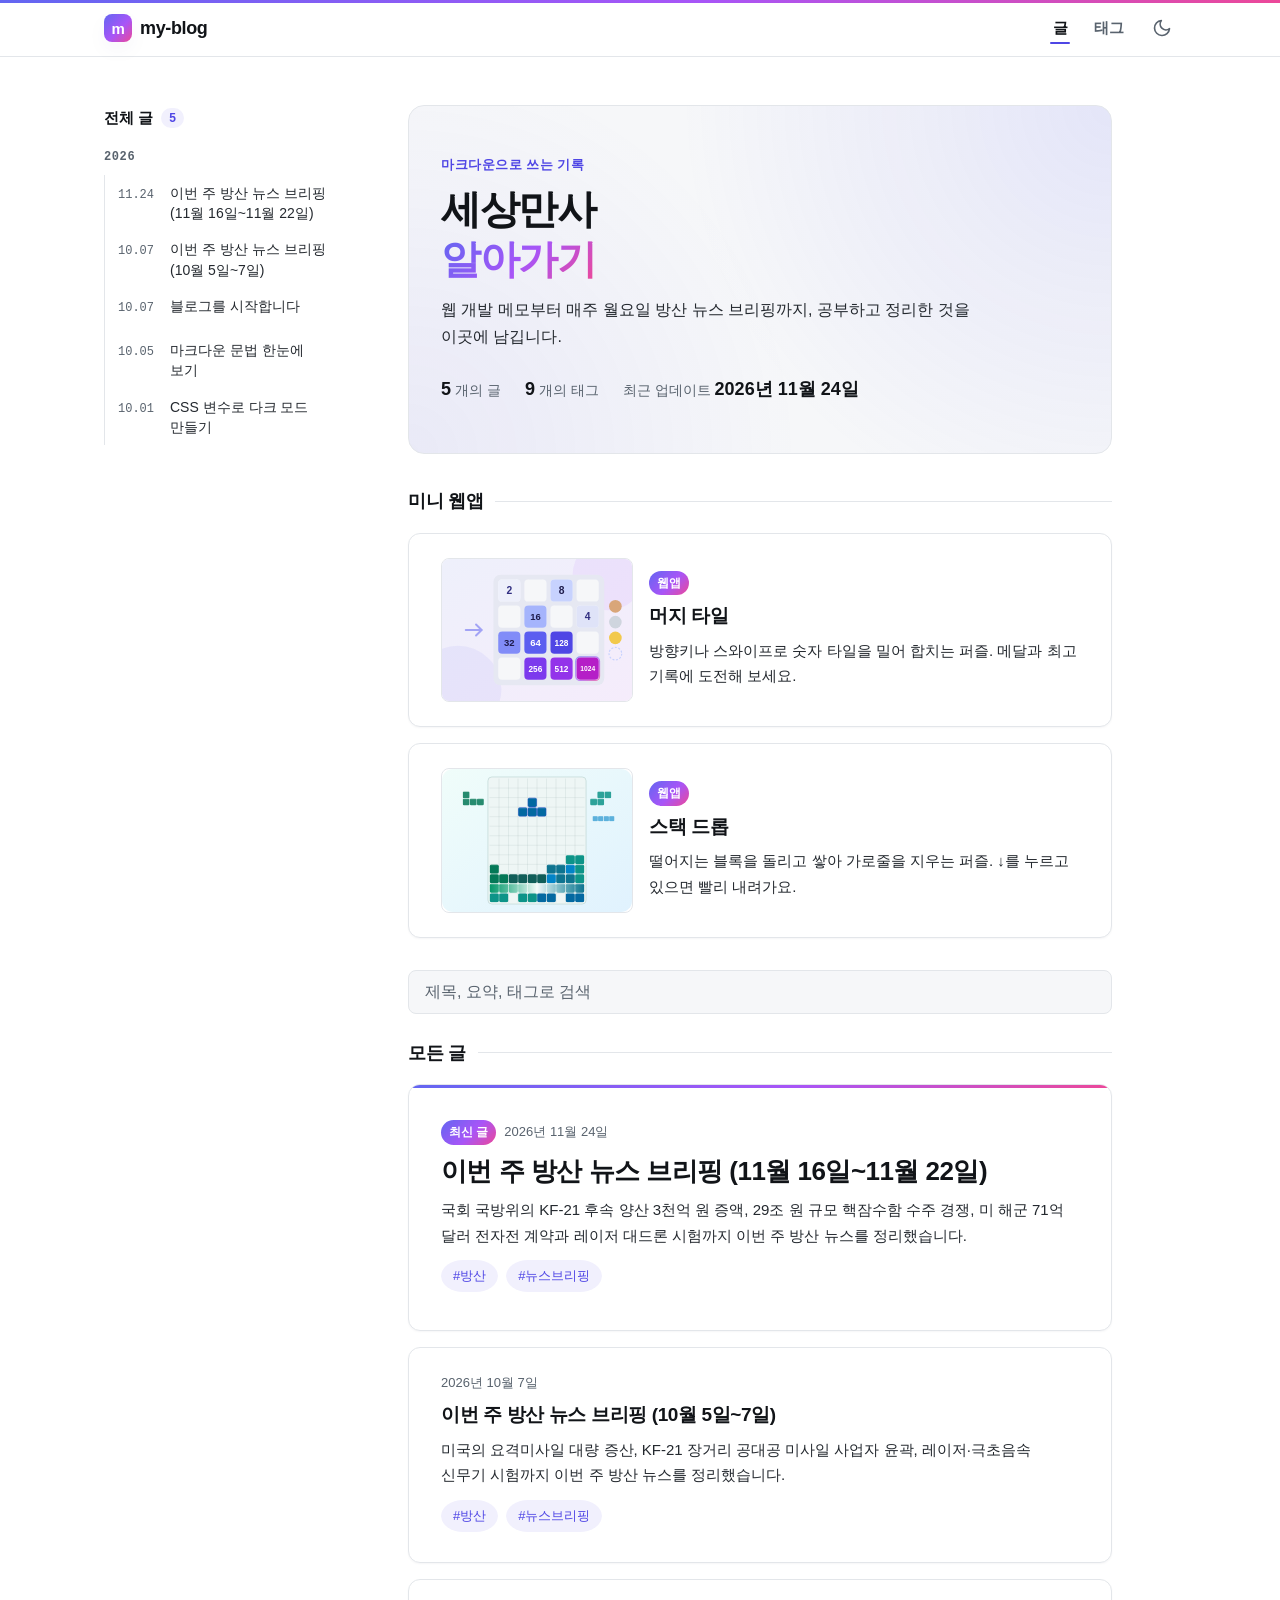
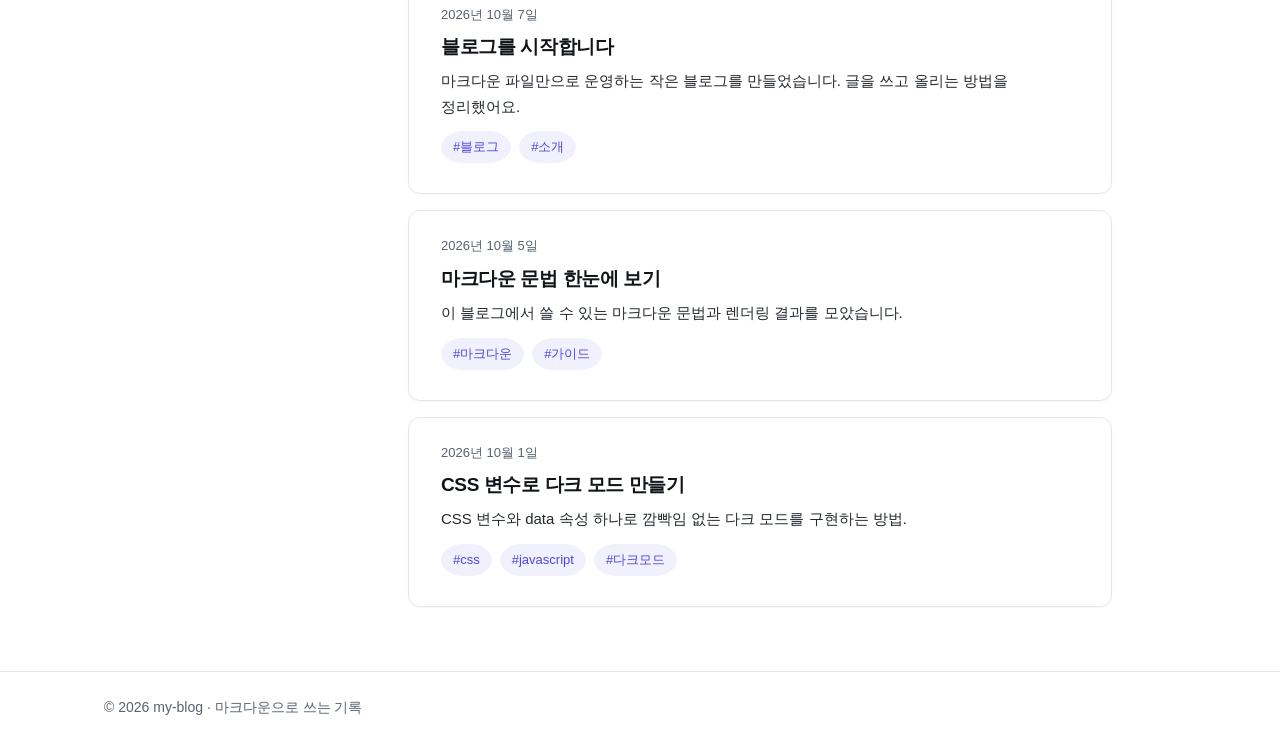
<file: index.html>
<!doctype html>
<html lang="ko">
<head>
  <meta charset="utf-8">
  <meta name="viewport" content="width=device-width, initial-scale=1">
  <meta name="description" content="마크다운으로 쓰는 개인 블로그">
  <meta name="color-scheme" content="light dark">
  <meta name="theme-color" content="#ffffff">
  <title>my-blog</title>
  <link rel="icon" href="data:image/svg+xml,<svg xmlns='http://www.w3.org/2000/svg' viewBox='0 0 100 100'><text y='.9em' font-size='90'>📝</text></svg>">
  <script>
    // CSS가 적용되기 전에 테마를 결정해 깜빡임을 막는다.
    (() => {
      let theme = null;
      try { theme = localStorage.getItem('theme'); } catch (e) { /* 저장소 접근 불가 */ }
      if (theme !== 'light' && theme !== 'dark') {
        theme = window.matchMedia('(prefers-color-scheme: dark)').matches ? 'dark' : 'light';
      }
      document.documentElement.dataset.theme = theme;
      // CSS가 아직 없으므로 --color-bg 값을 직접 쓴다 (로드 후에는 theme.js가 CSS 변수로 갱신).
      document.querySelector('meta[name="theme-color"]').content = theme === 'dark' ? '#0f1115' : '#ffffff';
    })();
  </script>
  <link rel="stylesheet" href="css/style.css">
  <script type="module" src="js/app.js"></script>
</head>
<body>
  <a class="skip-link" href="#main">본문으로 건너뛰기</a>

  <header class="site-header">
    <div class="container header-inner">
      <a class="site-title" href="#/"><span class="logo-mark" aria-hidden="true">m</span>my-blog</a>
      <div class="header-actions">
        <nav class="site-nav" aria-label="주 메뉴">
          <a href="#/" data-nav="posts">글</a>
          <a href="#/tags" data-nav="tags">태그</a>
        </nav>
        <button class="theme-toggle" id="theme-toggle" type="button" aria-label="다크 모드로 전환">
          <svg class="icon icon-moon" viewBox="0 0 24 24" aria-hidden="true">
            <path d="M21 12.8A9 9 0 1 1 11.2 3a7 7 0 0 0 9.8 9.8z" />
          </svg>
          <svg class="icon icon-sun" viewBox="0 0 24 24" aria-hidden="true">
            <circle cx="12" cy="12" r="4" />
            <path d="M12 2v2M12 20v2M4.93 4.93l1.41 1.41M17.66 17.66l1.41 1.41M2 12h2M20 12h2M4.93 19.07l1.41-1.41M17.66 6.34l1.41-1.41" />
          </svg>
        </button>
      </div>
    </div>
  </header>

  <div class="layout">
    <!-- 데스크톱에서만 보이는 전체 글 목록 (js/sidebar.js가 채움) -->
    <aside class="sidebar" id="sidebar" aria-label="전체 글"></aside>

    <main id="main" class="container" tabindex="-1">
      <p class="status">글을 불러오는 중…</p>
    </main>
  </div>

  <footer class="site-footer">
    <div class="container">
      <p>© 2026 my-blog · 마크다운으로 쓰는 기록</p>
    </div>
  </footer>

  <noscript>
    <p class="container status">이 블로그는 JavaScript가 필요합니다.</p>
  </noscript>
</body>
</html>
</file>
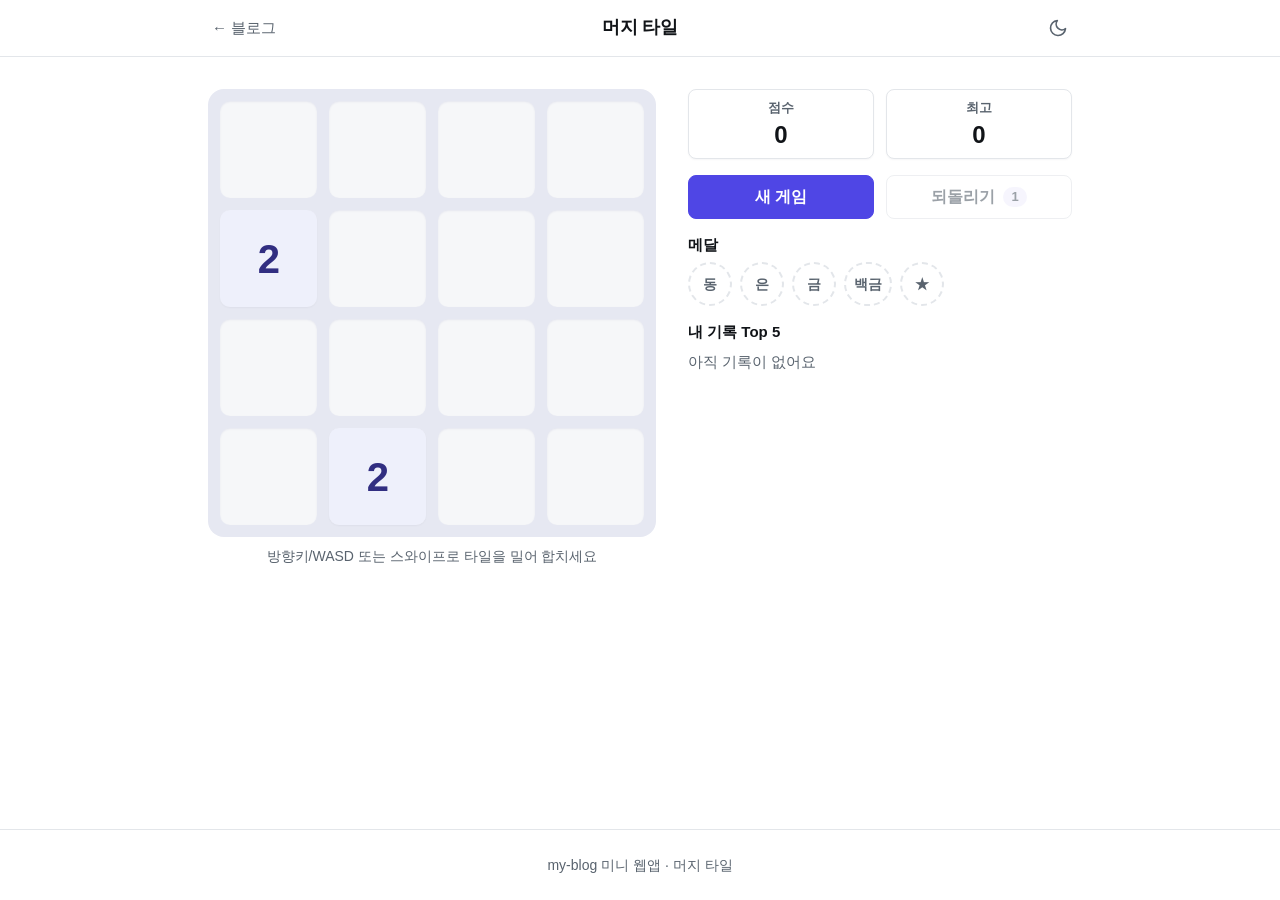
<file: apps/merge-tiles/index.html>
<!doctype html>
<html lang="ko">
<head>
  <meta charset="utf-8">
  <meta name="viewport" content="width=device-width, initial-scale=1">
  <meta name="description" content="숫자 타일을 밀어 합치는 퍼즐. 메달과 최고 기록에 도전해 보세요.">
  <meta name="color-scheme" content="light dark">
  <meta name="theme-color" content="#ffffff">
  <title>머지 타일 · my-blog</title>
  <link rel="icon" href="preview.svg" type="image/svg+xml">
  <script>
    // CSS가 적용되기 전에 테마와 임베드 모드를 결정해 깜빡임을 막는다.
    // 우선순위: ?theme 파라미터 → localStorage 'theme'(블로그와 공유) → 시스템 설정
    (() => {
      const root = document.documentElement;
      const params = new URLSearchParams(location.search);
      let theme = params.get('theme');
      if (theme !== 'light' && theme !== 'dark') {
        try { theme = localStorage.getItem('theme'); } catch (e) { theme = null; }
      }
      if (theme !== 'light' && theme !== 'dark') {
        theme = window.matchMedia('(prefers-color-scheme: dark)').matches ? 'dark' : 'light';
      }
      root.dataset.theme = theme;
      if (params.get('embed') === '1') root.dataset.embed = '';
      // CSS가 아직 없으므로 --color-bg 값을 직접 쓴다 (로드 후에는 theme.js가 CSS 변수로 갱신).
      document.querySelector('meta[name="theme-color"]').content = theme === 'dark' ? '#0f1115' : '#ffffff';
    })();
  </script>
  <link rel="stylesheet" href="style.css">
  <script type="module" src="js/main.js"></script>
</head>
<body>
  <header class="app-header">
    <div class="app-header__inner">
      <a class="back-link" href="../../index.html"><span aria-hidden="true">←</span> 블로그</a>
      <h1 class="app-title">머지 타일</h1>
      <button class="theme-toggle" id="theme-toggle" type="button" aria-label="다크 모드로 전환">
        <svg class="icon icon-moon" viewBox="0 0 24 24" aria-hidden="true">
          <path d="M21 12.8A9 9 0 1 1 11.2 3a7 7 0 0 0 9.8 9.8z" />
        </svg>
        <svg class="icon icon-sun" viewBox="0 0 24 24" aria-hidden="true">
          <circle cx="12" cy="12" r="4" />
          <path d="M12 2v2M12 20v2M4.93 4.93l1.41 1.41M17.66 17.66l1.41 1.41M2 12h2M20 12h2M4.93 19.07l1.41-1.41M17.66 6.34l1.41-1.41" />
        </svg>
      </button>
    </div>
  </header>

  <main class="app" id="main">
    <section class="scoreboard" aria-label="점수판">
      <div class="score-card" id="score-card">
        <span class="score-card__label">점수</span>
        <span class="score-card__value" id="score-value">0</span>
      </div>
      <div class="score-card">
        <span class="score-card__label">최고</span>
        <span class="score-card__value" id="best-value">0</span>
      </div>
    </section>

    <div class="controls">
      <button class="button button--primary" id="new-game" type="button">새 게임</button>
      <button class="button" id="undo" type="button" aria-label="되돌리기 (1회 남음)">
        되돌리기 <span class="button__badge" id="undo-count" aria-hidden="true">1</span>
      </button>
    </div>

    <div class="board-area">
      <div class="board-wrap">
        <div class="board" id="board" role="group" tabindex="0"
          aria-label="게임판. 방향키 또는 WASD로 타일을 밉니다." aria-describedby="help-text">
          <div class="board__grid" aria-hidden="true">
            <div class="cell"></div><div class="cell"></div><div class="cell"></div><div class="cell"></div>
            <div class="cell"></div><div class="cell"></div><div class="cell"></div><div class="cell"></div>
            <div class="cell"></div><div class="cell"></div><div class="cell"></div><div class="cell"></div>
            <div class="cell"></div><div class="cell"></div><div class="cell"></div><div class="cell"></div>
          </div>
          <div class="board__tiles" id="tile-layer" aria-hidden="true"></div>
        </div>

        <p class="toast" id="toast" aria-hidden="true" hidden></p>

        <p class="board-hint" id="board-hint" aria-hidden="true" hidden>클릭해서 시작</p>

        <div class="overlay" id="overlay" hidden>
          <div class="overlay__panel" role="group" aria-labelledby="overlay-title">
            <h2 class="overlay__title" id="overlay-title">게임 오버</h2>
            <dl class="overlay__stats">
              <div><dt>최종 점수</dt><dd id="overlay-score">0</dd></div>
              <div><dt>최고 타일</dt><dd id="overlay-tile">0</dd></div>
              <div><dt>메달</dt><dd id="overlay-medal">없음</dd></div>
            </dl>
            <div class="overlay__actions">
              <button class="button button--primary" id="retry" type="button">다시 하기</button>
              <button class="button" id="overlay-undo" type="button" hidden>한 수 되돌리기</button>
            </div>
          </div>
        </div>
      </div>

      <button class="read-board" id="read-board" type="button">판 읽기 (B)</button>
      <p class="help" id="help-text">방향키/WASD 또는 스와이프로 타일을 밀어 합치세요</p>
    </div>

    <section class="medals" aria-labelledby="medals-title">
      <h2 class="section-title" id="medals-title">메달</h2>
      <ul class="medal-list" id="medal-list">
        <li class="medal medal--bronze" data-medal="bronze"><span class="medal__badge" aria-hidden="true">동</span><span class="visually-hidden"></span></li>
        <li class="medal medal--silver" data-medal="silver"><span class="medal__badge" aria-hidden="true">은</span><span class="visually-hidden"></span></li>
        <li class="medal medal--gold" data-medal="gold"><span class="medal__badge" aria-hidden="true">금</span><span class="visually-hidden"></span></li>
        <li class="medal medal--platinum" data-medal="platinum"><span class="medal__badge" aria-hidden="true">백금</span><span class="visually-hidden"></span></li>
        <li class="medal medal--master" data-medal="master"><span class="medal__badge" aria-hidden="true">★</span><span class="visually-hidden"></span></li>
      </ul>
    </section>

    <section class="records" aria-labelledby="records-title">
      <h2 class="section-title" id="records-title">내 기록 Top 5</h2>
      <ol class="record-list" id="record-list"></ol>
      <p class="records__empty" id="records-empty">아직 기록이 없어요</p>
    </section>

    <div class="visually-hidden" role="status" aria-live="polite" id="live-polite"></div>
    <div class="visually-hidden" aria-live="assertive" id="live-assertive"></div>
  </main>

  <footer class="app-footer">
    <p>my-blog 미니 웹앱 · 머지 타일</p>
  </footer>

  <dialog class="dialog" id="confirm-dialog" aria-labelledby="confirm-title" aria-describedby="confirm-desc">
    <form method="dialog">
      <h2 class="dialog__title" id="confirm-title">새 게임을 시작할까요?</h2>
      <p class="dialog__desc" id="confirm-desc">지금 판은 기록에 남기고 끝냅니다.</p>
      <div class="dialog__actions">
        <button class="button" type="submit" value="cancel">계속하기</button>
        <button class="button button--primary" type="submit" value="confirm">새 게임</button>
      </div>
    </form>
  </dialog>

  <noscript>
    <p class="noscript">이 게임은 JavaScript가 필요합니다.</p>
  </noscript>
</body>
</html>
</file>
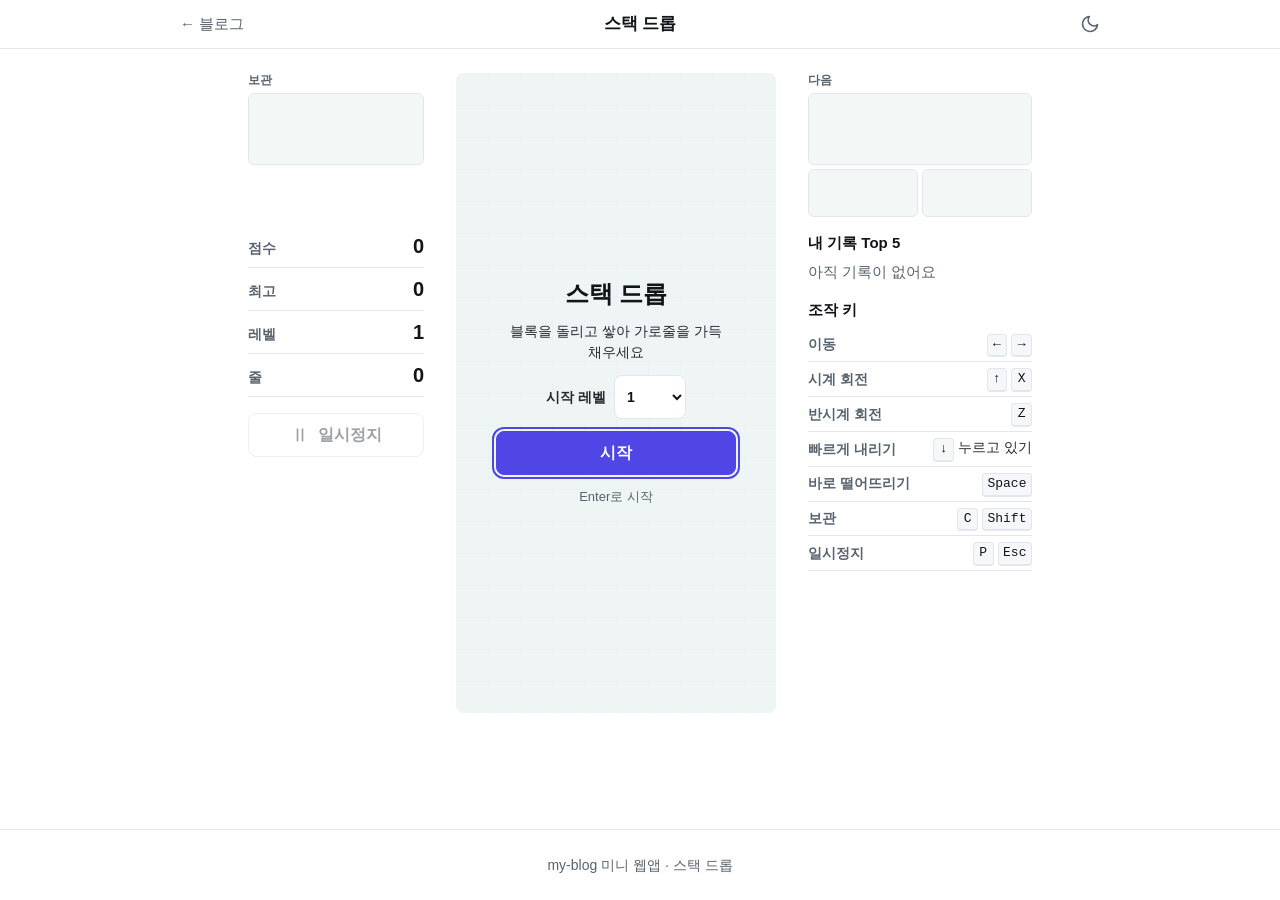
<file: apps/stack-drop/index.html>
<!doctype html>
<html lang="ko">
<head>
  <meta charset="utf-8">
  <meta name="viewport" content="width=device-width, initial-scale=1">
  <meta name="description" content="떨어지는 블록을 돌리고 쌓아 가로줄을 지우는 퍼즐. ↓를 누르고 있으면 빨리 내려가요.">
  <meta name="color-scheme" content="light dark">
  <meta name="theme-color" content="#ffffff">
  <title>스택 드롭 · my-blog</title>
  <link rel="icon" href="preview.svg" type="image/svg+xml">
  <script>
    // CSS가 적용되기 전에 테마와 임베드 모드를 결정해 깜빡임을 막는다.
    // 우선순위: ?theme 파라미터 → localStorage 'theme'(블로그와 공유) → 시스템 설정
    (() => {
      const root = document.documentElement;
      const params = new URLSearchParams(location.search);
      let theme = params.get('theme');
      if (theme !== 'light' && theme !== 'dark') {
        try { theme = localStorage.getItem('theme'); } catch (e) { theme = null; }
      }
      if (theme !== 'light' && theme !== 'dark') {
        theme = window.matchMedia('(prefers-color-scheme: dark)').matches ? 'dark' : 'light';
      }
      root.dataset.theme = theme;
      if (params.get('embed') === '1') root.dataset.embed = '';
      // CSS가 아직 없으므로 --color-bg 값을 직접 쓴다 (로드 후에는 theme.js가 CSS 변수로 갱신).
      document.querySelector('meta[name="theme-color"]').content = theme === 'dark' ? '#0f1115' : '#ffffff';
    })();
  </script>
  <link rel="stylesheet" href="style.css">
  <script type="module" src="js/main.js"></script>
</head>
<body>
  <header class="app-header">
    <div class="app-header__inner">
      <a class="back-link" href="../../index.html"><span aria-hidden="true">←</span> 블로그</a>
      <h1 class="app-title">스택 드롭</h1>
      <button class="theme-toggle" id="theme-toggle" type="button" aria-label="다크 모드로 전환">
        <svg class="icon icon-moon" viewBox="0 0 24 24" aria-hidden="true">
          <path d="M21 12.8A9 9 0 1 1 11.2 3a7 7 0 0 0 9.8 9.8z" />
        </svg>
        <svg class="icon icon-sun" viewBox="0 0 24 24" aria-hidden="true">
          <circle cx="12" cy="12" r="4" />
          <path d="M12 2v2M12 20v2M4.93 4.93l1.41 1.41M17.66 17.66l1.41 1.41M2 12h2M20 12h2M4.93 19.07l1.41-1.41M17.66 6.34l1.41-1.41" />
        </svg>
      </button>
    </div>
  </header>

  <main class="app" id="main">
    <section class="hud" aria-label="점수판">
      <dl class="stats">
        <div class="stat stat--score"><dt>점수</dt><dd id="score-value">0</dd></div>
        <div class="stat"><dt>최고</dt><dd id="best-value">0</dd></div>
        <div class="stat"><dt>레벨</dt><dd id="level-value">1</dd></div>
        <div class="stat"><dt>줄</dt><dd id="lines-value">0</dd></div>
      </dl>
      <button class="pause-button" id="pause-button" type="button" aria-label="일시정지" aria-pressed="false" disabled>
        <svg class="icon icon-pause" viewBox="0 0 24 24" aria-hidden="true">
          <path d="M9 5v14M15 5v14" />
        </svg>
        <span class="pause-button__text" id="pause-text" aria-hidden="true">일시정지</span>
      </button>
    </section>

    <section class="side side--hold" aria-labelledby="hold-title">
      <h2 class="side__title" id="hold-title">보관</h2>
      <canvas class="preview preview--hold" id="hold-canvas" aria-hidden="true"></canvas>
      <p class="visually-hidden" id="hold-label">보관: 비어 있음</p>
    </section>

    <div class="board-holder" id="board-holder" tabindex="0" aria-label="게임 영역" aria-describedby="keys-summary">
      <canvas class="board-canvas" id="board-canvas" role="img" aria-label="게임판"></canvas>

      <div class="overlay" id="overlay" role="dialog" aria-labelledby="start-title">
        <div class="overlay__panel" id="panel-start">
          <h2 class="overlay__title" id="start-title">스택 드롭</h2>
          <p class="overlay__text">블록을 돌리고 쌓아 가로줄을 가득 채우세요</p>
          <label class="overlay__field">
            <span>시작 레벨</span>
            <select class="select" id="start-level">
              <option value="1">1</option>
              <option value="2">2</option>
              <option value="3">3</option>
              <option value="4">4</option>
              <option value="5">5</option>
              <option value="6">6</option>
              <option value="7">7</option>
              <option value="8">8</option>
              <option value="9">9</option>
              <option value="10">10</option>
            </select>
          </label>
          <button class="button button--primary" id="start-button" type="button">시작</button>
          <p class="overlay__hint" id="start-hint">Enter로 시작</p>
        </div>

        <div class="overlay__panel" id="panel-pause" hidden>
          <h2 class="overlay__title" id="pause-title">일시정지</h2>
          <button class="button button--primary" id="resume-button" type="button">계속하기</button>
          <p class="overlay__hint">P 또는 Esc로 계속</p>
        </div>

        <div class="overlay__panel" id="panel-over" hidden>
          <h2 class="overlay__title" id="over-title">게임 오버</h2>
          <p class="overlay__badge" id="over-badge" hidden></p>
          <dl class="overlay__stats">
            <div><dt>점수</dt><dd id="over-score">0</dd></div>
            <div><dt>줄</dt><dd id="over-lines">0</dd></div>
            <div><dt>레벨</dt><dd id="over-level">1</dd></div>
          </dl>
          <button class="button button--primary" id="retry-button" type="button">다시 하기</button>
          <p class="overlay__hint">Enter로 다시 하기</p>
        </div>
      </div>
    </div>

    <section class="side side--next" aria-labelledby="next-title">
      <h2 class="side__title" id="next-title">다음</h2>
      <canvas class="preview preview--big" id="next-0" aria-hidden="true"></canvas>
      <div class="preview-row">
        <canvas class="preview preview--small" id="next-1" aria-hidden="true"></canvas>
        <canvas class="preview preview--small" id="next-2" aria-hidden="true"></canvas>
      </div>
      <p class="visually-hidden" id="next-label">다음: 시작 전</p>
    </section>

    <div class="pad" id="pad" role="group" aria-label="조작 버튼">
      <button class="pad-button pad-button--ccw" type="button" data-action="ccw" aria-label="반시계 방향 회전">
        <svg class="icon" viewBox="0 0 24 24" aria-hidden="true"><path d="M4 4v5h5" /><path d="M4.6 15a8 8 0 1 0 1.9-8.3L4 9" /></svg>
      </button>
      <button class="pad-button pad-button--hold" type="button" data-action="hold" aria-label="보관">
        <span class="pad-button__text" aria-hidden="true">보관</span>
      </button>
      <button class="pad-button pad-button--cw" type="button" data-action="cw" aria-label="시계 방향 회전">
        <svg class="icon" viewBox="0 0 24 24" aria-hidden="true"><path d="M20 4v5h-5" /><path d="M19.4 15a8 8 0 1 1-1.9-8.3L20 9" /></svg>
      </button>
      <button class="pad-button pad-button--left" type="button" data-action="left" aria-label="왼쪽으로 이동">
        <svg class="icon" viewBox="0 0 24 24" aria-hidden="true"><path d="M15 5l-7 7 7 7" /></svg>
      </button>
      <button class="pad-button pad-button--down" type="button" data-action="down" aria-label="빠르게 내리기(누르고 있기)">
        <svg class="icon" viewBox="0 0 24 24" aria-hidden="true"><path d="M5 9l7 7 7-7" /></svg>
      </button>
      <button class="pad-button pad-button--right" type="button" data-action="right" aria-label="오른쪽으로 이동">
        <svg class="icon" viewBox="0 0 24 24" aria-hidden="true"><path d="M9 5l7 7-7 7" /></svg>
      </button>
      <button class="pad-button pad-button--drop" type="button" data-action="drop" aria-label="바로 떨어뜨리기">
        <svg class="icon" viewBox="0 0 24 24" aria-hidden="true"><path d="M6 6l6 6 6-6" /><path d="M6 12l6 6 6-6" /><path d="M5 21h14" /></svg>
      </button>
    </div>

    <section class="records" aria-labelledby="records-title">
      <h2 class="section-title" id="records-title">내 기록 Top 5</h2>
      <ol class="record-list" id="record-list"></ol>
      <p class="records__empty" id="records-empty">아직 기록이 없어요</p>
    </section>

    <section class="keys" aria-labelledby="keys-title">
      <h2 class="section-title" id="keys-title">조작 키</h2>
      <p class="visually-hidden" id="keys-summary">
        방향키 좌우로 이동, 위 방향키나 X로 시계 방향 회전, Z로 반시계 방향 회전,
        아래 방향키를 누르고 있으면 빠르게 내리기, 스페이스로 바로 떨어뜨리기, C나 Shift로 보관, P나 Esc로 일시정지.
      </p>
      <table class="key-table">
        <tbody>
          <tr><th scope="row">이동</th><td><kbd>←</kbd> <kbd>→</kbd></td></tr>
          <tr><th scope="row">시계 회전</th><td><kbd>↑</kbd> <kbd>X</kbd></td></tr>
          <tr><th scope="row">반시계 회전</th><td><kbd>Z</kbd></td></tr>
          <tr><th scope="row">빠르게 내리기</th><td><kbd>↓</kbd> 누르고 있기</td></tr>
          <tr><th scope="row">바로 떨어뜨리기</th><td><kbd>Space</kbd></td></tr>
          <tr><th scope="row">보관</th><td><kbd>C</kbd> <kbd>Shift</kbd></td></tr>
          <tr><th scope="row">일시정지</th><td><kbd>P</kbd> <kbd>Esc</kbd></td></tr>
        </tbody>
      </table>
    </section>

    <div class="visually-hidden" role="status" aria-live="polite" id="live-polite"></div>
    <div class="visually-hidden" aria-live="assertive" id="live-assertive"></div>
  </main>

  <footer class="app-footer">
    <p>my-blog 미니 웹앱 · 스택 드롭</p>
  </footer>

  <noscript>
    <p class="noscript">이 게임은 JavaScript가 필요합니다.</p>
  </noscript>
</body>
</html>
</file>
<file: css/style.css>
/* ==========================================================================
   테마 변수
   ========================================================================== */

:root {
  --color-bg: #ffffff;
  --color-bg-subtle: #f6f7f9;
  --color-text: #24292f;
  --color-text-muted: #59636e;
  --color-heading: #111418;
  --color-accent: #4f46e5;
  --color-accent-soft: rgba(79, 70, 229, 0.08);
  --color-on-accent: #ffffff;
  --color-surface: #ffffff;
  --shadow-sm: 0 1px 2px rgba(17, 24, 39, 0.04);
  --shadow-md: 0 8px 24px -8px rgba(49, 46, 129, 0.18);
  /* 로고·소개 영역 강조에만 쓰는 브랜드 그라데이션 */
  --gradient-brand: linear-gradient(135deg, #6366f1 0%, #a855f7 55%, #ec4899 100%);
  --hero-glow: rgba(99, 102, 241, 0.12);
  --color-border: #e3e6ea;
  --color-code-bg: #eff1f4;
  --color-pre-bg: #f6f8fa;
  --color-quote: #4d5560;

  --font-sans: "Pretendard", -apple-system, BlinkMacSystemFont, "Apple SD Gothic Neo",
    "Noto Sans KR", "Malgun Gothic", "Segoe UI", Roboto, sans-serif;
  --font-mono: ui-monospace, SFMono-Regular, "SF Mono", Menlo, Consolas, "D2Coding", monospace;

  --space-1: 0.25rem;
  --space-2: 0.5rem;
  --space-3: 0.75rem;
  --space-4: 1rem;
  --space-5: 1.5rem;
  --space-6: 2rem;
  --space-7: 3rem;
  --space-8: 4rem;

  --radius: 8px;
  --content-width: 44rem;
  --sidebar-width: 15rem;
  --layout-width: 70rem;
  --header-height: 3.5rem;

  color-scheme: light;
}

:root[data-theme="dark"] {
  --color-bg: #0f1115;
  --color-bg-subtle: #171a20;
  --color-text: #d4d8de;
  --color-text-muted: #98a1ac;
  --color-heading: #f1f3f6;
  --color-accent: #a5b4fc;
  --color-accent-soft: rgba(165, 180, 252, 0.12);
  --color-on-accent: #0f1115;
  --color-surface: #151821;
  --shadow-sm: 0 1px 2px rgba(0, 0, 0, 0.3);
  --shadow-md: 0 10px 30px -10px rgba(0, 0, 0, 0.6);
  --hero-glow: rgba(129, 140, 248, 0.16);
  --color-border: #2a2f37;
  --color-code-bg: #1f232b;
  --color-pre-bg: #161a20;
  --color-quote: #aab2bd;

  color-scheme: dark;
}

/* ==========================================================================
   기본
   ========================================================================== */

*,
*::before,
*::after {
  box-sizing: border-box;
}

html {
  -webkit-text-size-adjust: 100%;
  text-size-adjust: 100%;
}

body {
  margin: 0;
  min-height: 100vh;
  display: flex;
  flex-direction: column;
  background: var(--color-bg);
  color: var(--color-text);
  font-family: var(--font-sans);
  font-size: 1rem;
  line-height: 1.7;
  word-break: keep-all;
  overflow-wrap: break-word;
  -webkit-font-smoothing: antialiased;
  transition: background-color 0.2s ease, color 0.2s ease;
}

a {
  color: var(--color-accent);
  text-decoration: none;
}

a:hover {
  text-decoration: underline;
  text-underline-offset: 0.2em;
}

:focus-visible {
  outline: 2px solid var(--color-accent);
  outline-offset: 2px;
  border-radius: 4px;
}

main:focus {
  outline: none;
}

img {
  max-width: 100%;
  height: auto;
}

.container {
  width: 100%;
  max-width: var(--content-width);
  margin-inline: auto;
  padding-inline: var(--space-4);
}

.visually-hidden {
  position: absolute;
  width: 1px;
  height: 1px;
  margin: -1px;
  padding: 0;
  overflow: hidden;
  clip: rect(0 0 0 0);
  white-space: nowrap;
  border: 0;
}

.skip-link {
  position: absolute;
  top: -100px;
  left: var(--space-4);
  z-index: 100;
  display: inline-flex;
  align-items: center;
  min-height: 44px;
  padding: 0 var(--space-4);
  background: var(--color-accent);
  color: var(--color-on-accent);
  border-radius: var(--radius);
}

.skip-link:focus {
  top: var(--space-2);
}

/* ==========================================================================
   헤더 / 푸터
   ========================================================================== */

.site-header {
  position: sticky;
  top: 0;
  z-index: 10;
  background: color-mix(in srgb, var(--color-bg) 85%, transparent);
  -webkit-backdrop-filter: saturate(180%) blur(12px);
  backdrop-filter: saturate(180%) blur(12px);
  border-bottom: 1px solid var(--color-border);
}

/* 헤더 맨 위의 얇은 브랜드 색 띠 */
.site-header::before {
  content: '';
  position: absolute;
  inset: 0 0 auto;
  height: 3px;
  background: var(--gradient-brand);
}

.header-inner {
  display: flex;
  align-items: center;
  justify-content: space-between;
  gap: var(--space-3);
  height: var(--header-height);
}

.site-title {
  display: inline-flex;
  align-items: center;
  gap: var(--space-2);
  min-height: 44px;
  color: var(--color-heading);
  font-size: 1.125rem;
  font-weight: 800;
  letter-spacing: -0.02em;
}

.site-title:hover {
  text-decoration: none;
}

.logo-mark {
  display: inline-flex;
  align-items: center;
  justify-content: center;
  width: 1.75rem;
  height: 1.75rem;
  border-radius: 0.5rem;
  background: var(--gradient-brand);
  box-shadow: var(--shadow-md);
  color: #ffffff; /* 그라데이션 위 로고 글자: 두 테마 공통 */
  font-size: 0.9375rem;
  font-weight: 800;
  line-height: 1;
}

.header-actions {
  display: flex;
  align-items: center;
  gap: var(--space-1);
}

.site-nav {
  display: flex;
  align-items: center;
}

.site-nav a {
  position: relative;
  display: inline-flex;
  align-items: center;
  justify-content: center;
  min-width: 44px;
  min-height: 44px;
  padding: 0 var(--space-3);
  color: var(--color-text-muted);
  font-size: 0.9375rem;
  font-weight: 600;
}

.site-nav a:hover {
  color: var(--color-heading);
  text-decoration: none;
}

.site-nav a[aria-current="page"] {
  color: var(--color-heading);
}

.site-nav a[aria-current="page"]::after {
  content: '';
  position: absolute;
  right: var(--space-3);
  bottom: 6px;
  left: var(--space-3);
  height: 2px;
  border-radius: 2px;
  background: var(--color-accent);
}

.theme-toggle {
  display: inline-flex;
  align-items: center;
  justify-content: center;
  width: 44px;
  height: 44px;
  margin-right: calc(var(--space-2) * -1);
  padding: 0;
  border: 0;
  border-radius: 50%;
  background: transparent;
  color: var(--color-text-muted);
  cursor: pointer;
  transition: background-color 0.15s ease, color 0.15s ease;
}

.theme-toggle:hover {
  background: var(--color-bg-subtle);
  color: var(--color-heading);
}

.icon {
  width: 20px;
  height: 20px;
  fill: none;
  stroke: currentColor;
  stroke-width: 2;
  stroke-linecap: round;
  stroke-linejoin: round;
}

/* 현재 테마의 반대 테마 아이콘을 보여준다 */
.icon-sun,
:root[data-theme="dark"] .icon-moon {
  display: none;
}

:root[data-theme="dark"] .icon-sun {
  display: block;
}

.layout {
  flex: 1;
  width: 100%;
}

main {
  padding-top: var(--space-6);
  padding-bottom: var(--space-8);
}

.site-footer {
  border-top: 1px solid var(--color-border);
  padding-block: var(--space-5);
  color: var(--color-text-muted);
  font-size: 0.875rem;
}

.site-footer p {
  margin: 0;
}

.status {
  color: var(--color-text-muted);
}

/* ==========================================================================
   목록 페이지
   ========================================================================== */

.page-header {
  margin-bottom: var(--space-6);
}

.page-title {
  margin: 0;
  color: var(--color-heading);
  font-size: 1.75rem;
  font-weight: 800;
  line-height: 1.3;
  letter-spacing: -0.03em;
}

/* 홈 소개 영역 */
.hero {
  position: relative;
  margin-bottom: var(--space-6);
  padding: var(--space-6) var(--space-5);
  overflow: hidden;
  border: 1px solid var(--color-border);
  border-radius: calc(var(--radius) * 2);
  background:
    radial-gradient(circle at 100% 0%, var(--hero-glow), transparent 55%),
    radial-gradient(circle at 0% 100%, var(--color-accent-soft), transparent 50%),
    var(--color-bg-subtle);
}

.hero-eyebrow {
  margin: 0 0 var(--space-2);
  color: var(--color-accent);
  font-size: 0.8125rem;
  font-weight: 700;
  letter-spacing: 0.04em;
}

.hero-title {
  margin: 0;
  color: var(--color-heading);
  font-size: 1.875rem;
  font-weight: 800;
  line-height: 1.25;
  letter-spacing: -0.035em;
}

/* 큰 글씨에만 쓰는 그라데이션 글자 (큰 글씨 대비 기준 3:1 충족) */
.hero-highlight {
  background: var(--gradient-brand);
  -webkit-background-clip: text;
  background-clip: text;
  color: transparent;
}

.hero-desc {
  max-width: 36rem;
  margin: var(--space-3) 0 0;
  color: var(--color-text);
}

.hero-stats {
  display: flex;
  flex-wrap: wrap;
  gap: var(--space-2) var(--space-5);
  margin: var(--space-5) 0 0;
  padding: 0;
  color: var(--color-text-muted);
  font-size: 0.875rem;
  list-style: none;
}

.hero-stats strong {
  margin-right: var(--space-1);
  color: var(--color-heading);
  font-size: 1.125rem;
  font-weight: 800;
}

.section-title {
  display: flex;
  align-items: center;
  gap: var(--space-3);
  margin: 0 0 var(--space-4);
  color: var(--color-heading);
  font-size: 1.125rem;
  font-weight: 800;
  letter-spacing: -0.02em;
}

/* 제목 옆으로 이어지는 가는 선 */
.section-title::after {
  content: '';
  flex: 1;
  height: 1px;
  background: var(--color-border);
}

.page-desc {
  margin: var(--space-2) 0 0;
  color: var(--color-text-muted);
}

.back-link {
  display: inline-flex;
  align-items: center;
  min-height: 44px;
  margin-bottom: var(--space-2);
  font-size: 0.9375rem;
}

.search {
  margin-bottom: var(--space-5);
}

.search-input {
  width: 100%;
  min-height: 44px;
  padding: 0 var(--space-4);
  border: 1px solid var(--color-border);
  border-radius: var(--radius);
  background: var(--color-bg-subtle);
  color: var(--color-text);
  font: inherit;
  font-size: 1rem; /* iOS에서 16px 미만이면 확대되므로 고정 */
}

.search-input::placeholder {
  color: var(--color-text-muted);
  opacity: 1;
}

.search-input:focus-visible {
  outline-offset: 0;
  border-color: var(--color-accent);
}

.search-status:empty {
  display: none;
}

.search-status {
  margin: var(--space-2) 0 0;
  color: var(--color-text-muted);
  font-size: 0.875rem;
}

/* 글 목록: 카드 */
.post-list {
  display: grid;
  gap: var(--space-4);
  margin: 0;
  padding: 0;
  list-style: none;
}

.post-item[hidden] {
  display: none;
}

.post-card {
  position: relative;
  padding: var(--space-5) var(--space-4);
  overflow: hidden;
  border: 1px solid var(--color-border);
  border-radius: calc(var(--radius) * 1.5);
  background: var(--color-surface);
  box-shadow: var(--shadow-sm);
  transition: border-color 0.2s ease, box-shadow 0.2s ease, transform 0.2s ease;
}

.post-card:hover,
.post-card:focus-within {
  border-color: color-mix(in srgb, var(--color-accent) 45%, var(--color-border));
  box-shadow: var(--shadow-md);
  transform: translateY(-2px);
}

/* 제목 위 한 줄: 최신 글 라벨 + 작은 날짜 */
.post-card-meta {
  display: flex;
  flex-wrap: wrap;
  align-items: center;
  gap: var(--space-2);
  margin: 0 0 var(--space-2);
  color: var(--color-text-muted);
  font-size: 0.8125rem;
}

.post-card-label {
  display: inline-block;
  padding: 0.125rem var(--space-2);
  border-radius: 999px;
  background: var(--gradient-brand);
  color: #ffffff; /* 그라데이션 위 라벨 글자: 두 테마 공통 */
  font-size: 0.75rem;
  font-weight: 700;
}

.post-card-title {
  margin: 0;
  color: var(--color-heading);
  font-size: 1.1875rem;
  font-weight: 700;
  line-height: 1.4;
  letter-spacing: -0.02em;
}

.post-card-title a {
  color: inherit;
}

.post-card-title a:hover {
  text-decoration: none;
}

/* 카드 전체를 누를 수 있게 제목 링크를 카드 크기로 늘린다 */
.post-card-title a::after {
  content: '';
  position: absolute;
  inset: 0;
}

.post-card:hover .post-card-title {
  color: var(--color-accent);
}

.post-card-desc {
  margin: var(--space-2) 0 0;
  color: var(--color-text);
  font-size: 0.9375rem;
}

/* 태그 링크는 늘어난 제목 링크 위에 있어야 따로 눌린다 */
.post-card .tags {
  position: relative;
  z-index: 1;
}

/* 최신 글: 위쪽 브랜드 색 띠 + 큰 제목 */
.post-card--featured {
  padding-top: calc(var(--space-5) + 3px);
}

.post-card--featured::before {
  content: '';
  position: absolute;
  inset: 0 0 auto;
  height: 3px;
  background: var(--gradient-brand);
}

.post-card--featured .post-card-title {
  font-size: 1.375rem;
}

/* 미니 웹앱 카드: 모바일은 위 미리보기 + 아래 글, 넓은 화면은 가로 배치 */
.app-list {
  margin-bottom: var(--space-6);
}

.app-card {
  display: grid;
  gap: var(--space-4);
}

.app-card-preview {
  display: block;
  width: 100%;
  height: auto;
  border: 1px solid var(--color-border);
  border-radius: var(--radius);
}

@media (min-width: 640px) {
  .app-card {
    grid-template-columns: 12rem 1fr;
    align-items: center;
  }
}

.post-meta {
  display: flex;
  flex-wrap: wrap;
  gap: var(--space-2);
  margin: var(--space-1) 0 0;
  color: var(--color-text-muted);
  font-size: 0.875rem;
}

.tags {
  display: flex;
  flex-wrap: wrap;
  /* 위아래 투명 테두리(6px씩)가 줄 간격 역할을 한다 */
  gap: 0 var(--space-2);
  margin: calc(var(--space-3) - 6px) 0 0;
  padding: 0;
  list-style: none;
}

/* 보이는 알약 모양은 32px, 터치 영역은 투명 테두리로 44px 확보 */
.tag {
  display: inline-flex;
  align-items: center;
  justify-content: center;
  min-width: 44px;
  min-height: 44px;
  padding: 0 var(--space-3);
  border-block: 6px solid transparent;
  border-radius: 999px;
  background: var(--color-accent-soft);
  background-clip: padding-box;
  color: var(--color-accent);
  font-size: 0.8125rem;
  font-weight: 500;
}

.tag:hover {
  text-decoration: none;
  filter: brightness(1.1);
}

.tag-count {
  margin-left: var(--space-1);
  opacity: 0.7;
}

.tag-cloud {
  margin: 0 0 var(--space-6);
}

/* ==========================================================================
   글 상세
   ========================================================================== */

.post-header {
  margin-bottom: var(--space-6);
  padding-bottom: var(--space-5);
  border-bottom: 1px solid var(--color-border);
}

.post-title {
  margin: 0;
  color: var(--color-heading);
  font-size: 1.875rem;
  font-weight: 800;
  line-height: 1.3;
  letter-spacing: -0.03em;
}

/* 태그 모아보기 페이지: 조금 더 큰 태그 */
.tag-cloud--large .tag {
  min-height: 52px;
  padding: 0 var(--space-4);
  font-size: 0.9375rem;
}

.post-header .post-meta {
  margin-top: var(--space-3);
}

.toc {
  margin-bottom: var(--space-6);
  border: 1px solid var(--color-border);
  border-radius: var(--radius);
  background: var(--color-bg-subtle);
  font-size: 0.9375rem;
}

.toc summary {
  display: flex;
  align-items: center;
  min-height: 44px;
  padding: 0 var(--space-4);
  color: var(--color-heading);
  font-weight: 600;
  cursor: pointer;
}

/* 제목에 번호가 이미 붙은 글이 많아 목차는 번호 없이 보여준다 */
.toc ol {
  margin: 0;
  padding: 0 var(--space-4) var(--space-2);
  list-style: none;
}

.toc ol ol {
  padding: 0 0 0 var(--space-4);
}

.toc a {
  display: flex;
  align-items: center;
  min-height: 44px;
  color: var(--color-text);
  line-height: 1.4;
}

.toc a:hover {
  color: var(--color-accent);
}

.post-nav {
  display: grid;
  gap: var(--space-3);
  margin-top: var(--space-8);
  padding-top: var(--space-5);
  border-top: 1px solid var(--color-border);
}

.post-nav-link {
  display: flex;
  flex-direction: column;
  gap: var(--space-1);
  padding: var(--space-4);
  border: 1px solid var(--color-border);
  border-radius: var(--radius);
  transition: border-color 0.15s ease, background-color 0.15s ease;
}

.post-nav-link:hover {
  border-color: var(--color-accent);
  background: var(--color-accent-soft);
  text-decoration: none;
}

.post-nav-label {
  color: var(--color-text-muted);
  font-size: 0.8125rem;
}

.post-nav-title {
  color: var(--color-heading);
  font-weight: 600;
}

.post-nav-link.newer {
  text-align: right;
}

/* ==========================================================================
   본문 (마크다운 렌더링 결과)
   ========================================================================== */

.prose {
  font-size: 1.0625rem;
  line-height: 1.8;
}

.prose > :first-child {
  margin-top: 0;
}

.prose p,
.prose ul,
.prose ol,
.prose blockquote,
.prose pre,
.prose .table-wrap {
  margin: 0 0 1.25em;
}

.prose h1,
.prose h2,
.prose h3,
.prose h4,
.prose h5,
.prose h6 {
  margin: 2em 0 0.75em;
  color: var(--color-heading);
  line-height: 1.4;
  letter-spacing: -0.01em;
  scroll-margin-top: calc(var(--header-height) + var(--space-4));
}

.prose h1 { font-size: 1.75em; }
.prose h2 { font-size: 1.5em; padding-bottom: 0.3em; border-bottom: 1px solid var(--color-border); }
.prose h3 { font-size: 1.25em; }
.prose h4 { font-size: 1.1em; }
.prose h5,
.prose h6 { font-size: 1em; }
.prose h6 { color: var(--color-text-muted); }

/* 제목 옆 # 링크: 터치 영역 44px, 음수 여백으로 줄 높이는 그대로 */
.prose .heading-anchor {
  display: inline-flex;
  align-items: center;
  justify-content: center;
  width: 44px;
  height: 44px;
  margin-block: -12px;
  margin-left: -0.25em;
  vertical-align: middle;
  color: var(--color-text-muted);
  font-weight: 400;
  text-decoration: none;
  opacity: 0.5;
  transition: opacity 0.15s ease, color 0.15s ease;
}

.prose .heading-anchor:hover,
.prose .heading-anchor:focus-visible {
  color: var(--color-accent);
  opacity: 1;
}

/* 마우스를 쓰는 환경에서는 제목에 올렸을 때만 보인다 */
@media (hover: hover) {
  .prose .heading-anchor {
    opacity: 0;
  }

  .prose :is(h1, h2, h3, h4, h5, h6):hover .heading-anchor {
    opacity: 1;
  }
}

.prose a {
  text-decoration: underline;
  text-decoration-color: color-mix(in srgb, var(--color-accent) 40%, transparent);
  text-underline-offset: 0.2em;
}

.prose a:hover {
  text-decoration-color: var(--color-accent);
}

.prose strong {
  color: var(--color-heading);
  font-weight: 700;
}

.prose ul,
.prose ol {
  padding-left: 1.5em;
}

.prose li + li,
.prose li > ul,
.prose li > ol {
  margin-top: 0.35em;
}

.prose li > ul,
.prose li > ol {
  margin-bottom: 0;
}

.prose li > p {
  margin-bottom: 0.5em;
}

.prose ul.task-list {
  padding-left: 0.25em;
  list-style: none;
}

.prose .task-item input {
  margin: 0 0.5em 0 0;
  vertical-align: middle;
  accent-color: var(--color-accent);
}

.prose blockquote {
  padding: 0.25em 0 0.25em 1.25em;
  border-left: 3px solid var(--color-accent);
  color: var(--color-quote);
}

.prose blockquote > :last-child {
  margin-bottom: 0;
}

.prose hr {
  margin: 3em 0;
  border: 0;
  border-top: 1px solid var(--color-border);
}

.prose img {
  display: block;
  margin: 1.5em auto;
  border-radius: var(--radius);
}

.prose code {
  padding: 0.15em 0.4em;
  border-radius: 4px;
  background: var(--color-code-bg);
  font-family: var(--font-mono);
  font-size: 0.875em;
  word-break: break-word;
}

.prose pre {
  overflow-x: auto;
  padding: var(--space-4);
  border: 1px solid var(--color-border);
  border-radius: var(--radius);
  background: var(--color-pre-bg);
  line-height: 1.6;
  -webkit-overflow-scrolling: touch;
}

.prose pre code {
  padding: 0;
  background: none;
  font-size: 0.875rem;
  word-break: normal;
  white-space: pre;
}

/* 펜스 코드 블록: 언어 이름 + 복사 버튼 머리줄 */
.prose .code-block {
  margin: 0 0 1.25em;
  overflow: hidden;
  border: 1px solid var(--color-border);
  border-radius: var(--radius);
  background: var(--color-pre-bg);
}

.prose .code-header {
  display: flex;
  align-items: center;
  justify-content: space-between;
  padding-left: var(--space-4);
  border-bottom: 1px solid var(--color-border);
  color: var(--color-text-muted);
  font-family: var(--font-mono);
  font-size: 0.8125rem;
}

.prose .code-block pre {
  margin: 0;
  border: 0;
  border-radius: 0;
}

.copy-button {
  min-width: 44px;
  min-height: 44px;
  padding: 0 var(--space-4);
  border: 0;
  background: transparent;
  color: var(--color-text-muted);
  font: inherit;
  font-family: var(--font-sans);
  cursor: pointer;
}

.copy-button:hover {
  color: var(--color-accent);
}

.copy-button:focus-visible {
  outline-offset: -2px;
}

.prose .table-wrap {
  overflow-x: auto;
  -webkit-overflow-scrolling: touch;
}

.prose table {
  width: 100%;
  border-collapse: collapse;
  font-size: 0.9375rem;
  word-break: normal;
}

.prose th,
.prose td {
  padding: 0.6em 0.9em;
  border: 1px solid var(--color-border);
  text-align: left;
}

.prose th {
  background: var(--color-bg-subtle);
  color: var(--color-heading);
  font-weight: 600;
  white-space: nowrap;
}

/* ==========================================================================
   빈 상태 / 오류
   ========================================================================== */

.empty-state {
  padding-block: var(--space-8);
  text-align: center;
}

.empty-state h1 {
  margin: 0 0 var(--space-3);
  color: var(--color-heading);
  font-size: 1.5rem;
}

.empty-state p {
  margin: 0 0 var(--space-5);
  color: var(--color-text-muted);
}

.button {
  display: inline-flex;
  align-items: center;
  min-height: 44px;
  padding: 0 var(--space-5);
  border-radius: var(--radius);
  background: var(--color-accent);
  color: var(--color-on-accent);
  font-weight: 600;
}

.button:hover {
  text-decoration: none;
  filter: brightness(1.08);
}

/* ==========================================================================
   반응형 (모바일 우선)
   ========================================================================== */

@media (min-width: 640px) {
  .container {
    padding-inline: var(--space-5);
  }

  main {
    padding-top: var(--space-7);
  }

  .page-title {
    font-size: 2rem;
  }

  .post-title {
    font-size: 2.25rem;
  }

  .hero {
    padding: var(--space-7) var(--space-6);
  }

  .hero-title {
    font-size: 2.5rem;
  }

  .post-card {
    padding: var(--space-5) var(--space-6);
  }

  .post-card--featured {
    padding-top: calc(var(--space-6) + 3px);
    padding-bottom: var(--space-6);
  }

  .post-card--featured .post-card-title {
    font-size: 1.625rem;
  }

  .post-nav {
    grid-template-columns: 1fr 1fr;
  }

  .post-nav-link.newer {
    grid-column: 2;
  }

  .prose {
    font-size: 1.125rem;
  }
}

/* ==========================================================================
   사이드바 (넓은 화면 전용)
   ========================================================================== */

.sidebar {
  display: none;
}

.sidebar-title {
  display: flex;
  align-items: center;
  gap: var(--space-2);
  margin: 0 0 var(--space-4);
  color: var(--color-heading);
  font-size: 0.9375rem;
  font-weight: 700;
}

.sidebar-count {
  padding: 0 var(--space-2);
  border-radius: 999px;
  background: var(--color-accent-soft);
  color: var(--color-accent);
  font-size: 0.75rem;
  font-weight: 600;
}

.sidebar-year {
  margin: var(--space-5) 0 var(--space-2);
  color: var(--color-text-muted);
  font-family: var(--font-mono);
  font-size: 0.75rem;
  font-weight: 600;
  letter-spacing: 0.05em;
}

.sidebar-title + .sidebar-year {
  margin-top: 0;
}

.sidebar-list {
  margin: 0;
  padding: 0;
  border-left: 1px solid var(--color-border);
  list-style: none;
}

.sidebar-link {
  display: grid;
  grid-template-columns: 2.75rem minmax(0, 1fr);
  gap: var(--space-2);
  align-items: baseline;
  min-height: 44px;
  margin-left: -1px;
  padding: var(--space-2) var(--space-3);
  border-left: 2px solid transparent;
  border-radius: 0 var(--radius) var(--radius) 0;
  color: var(--color-text);
  font-size: 0.875rem;
  line-height: 1.45;
  transition: background-color 0.15s ease, color 0.15s ease, border-color 0.15s ease;
}

.sidebar-link:hover {
  background: var(--color-bg-subtle);
  color: var(--color-heading);
  text-decoration: none;
}

.sidebar-link[aria-current="page"] {
  border-left-color: var(--color-accent);
  background: var(--color-accent-soft);
  color: var(--color-heading);
  font-weight: 600;
}

.sidebar-date {
  color: var(--color-text-muted);
  font-family: var(--font-mono);
  font-size: 0.75rem;
  font-variant-numeric: tabular-nums;
}

.sidebar-link[aria-current="page"] .sidebar-date {
  color: var(--color-accent);
}

/* 넓은 화면: 왼쪽 사이드바 + 오른쪽 본문 2단 */
@media (min-width: 1024px) {
  .site-header .container,
  .site-footer .container {
    max-width: var(--layout-width);
  }

  .layout {
    display: grid;
    grid-template-columns: var(--sidebar-width) minmax(0, 1fr);
    gap: var(--space-8);
    max-width: var(--layout-width);
    margin-inline: auto;
    padding-inline: var(--space-5);
  }

  .layout > main {
    margin-inline: 0;
    padding-inline: 0;
  }

  .sidebar {
    display: block;
    position: sticky;
    top: var(--header-height);
    align-self: start;
    max-height: calc(100vh - var(--header-height));
    overflow-y: auto;
    padding-block: var(--space-7) var(--space-6);
    overscroll-behavior: contain;
  }
}

@media (prefers-reduced-motion: reduce) {
  *,
  *::before,
  *::after {
    transition: none !important;
  }

  .post-card:hover,
  .post-card:focus-within {
    transform: none;
  }
}
</file>
<file: apps/merge-tiles/style.css>
/* ==========================================================================
   머지 타일 — 스타일
   블로그 CSS는 불러오지 않고 필요한 변수 값만 복제한다(블로그 변경으로부터 격리).
   모든 색상은 :root 변수로 정의하고 컴포넌트에서는 변수만 사용한다.
   ========================================================================== */

/* 타일 숫자/배경 대비 (WCAG 2.x 상대 휘도 기준, 모두 4.5:1 이상)
   라이트:  2 10.06 · 4 8.96 · 8 10.72 · 16 8.02 · 32 5.36 · 64 4.88 · 128 6.29
            256 5.70 · 512 5.38 · 1024 5.27 · 2048+ 6.04
   다크:    2 9.22 · 4 9.24 · 8 9.73 · 16 7.88 · 32 6.29 · 64 7.10 · 128 8.98
            256 8.24 · 512 6.32 · 1024 8.52 · 2048+ 10.88
   메달(획득, 두 테마 공통): 동 6.69 · 은 9.94 · 금 8.76 · 백금 10.72 · 마스터 5.70
   토스트: 라이트 15.99 · 다크 12.98 */

:root {
  /* 블로그 변수 복제 */
  --color-bg: #ffffff;
  --color-bg-subtle: #f6f7f9;
  --color-text: #24292f;
  --color-text-muted: #59636e;
  --color-heading: #111418;
  --color-accent: #4f46e5;
  --color-accent-soft: rgba(79, 70, 229, 0.08);
  --color-on-accent: #ffffff;
  --color-surface: #ffffff;
  --color-border: #e3e6ea;
  --shadow-sm: 0 1px 2px rgba(17, 24, 39, 0.04);
  --shadow-md: 0 8px 24px -8px rgba(49, 46, 129, 0.18);
  --gradient-brand: linear-gradient(135deg, #6366f1 0%, #a855f7 55%, #ec4899 100%);

  --font-sans: "Pretendard", -apple-system, BlinkMacSystemFont, "Apple SD Gothic Neo",
    "Noto Sans KR", "Malgun Gothic", "Segoe UI", Roboto, sans-serif;

  --space-1: 0.25rem;
  --space-2: 0.5rem;
  --space-3: 0.75rem;
  --space-4: 1rem;
  --space-5: 1.5rem;
  --space-6: 2rem;
  --space-7: 3rem;
  --radius: 8px;

  /* 게임 전용 */
  --board-bg: #e6e8f2;
  --cell-bg: #f6f7f9;
  --cell-inset: inset 0 1px 2px rgba(49, 46, 129, 0.08);
  --overlay-bg: rgba(255, 255, 255, 0.86);
  --dialog-backdrop: rgba(17, 20, 24, 0.45);
  --toast-bg: #1e1b4b;
  --toast-fg: #ffffff;
  --tile-glow: 0 0 0 2px rgba(236, 72, 153, 0.35), 0 0 18px rgba(168, 85, 247, 0.45);

  --tile-2-bg: #eef0fb;
  --tile-2-fg: #312e81;
  --tile-4-bg: #dfe3f8;
  --tile-4-fg: #312e81;
  --tile-8-bg: #c7d2fe;
  --tile-8-fg: #1e1b4b;
  --tile-16-bg: #a5b4fc;
  --tile-16-fg: #1e1b4b;
  --tile-32-bg: #818cf8;
  --tile-32-fg: #1e1b4b;
  --tile-64-bg: #5b5ef0;
  --tile-64-fg: #ffffff;
  --tile-128-bg: #4f46e5;
  --tile-128-fg: #ffffff;
  --tile-256-bg: #7c3aed;
  --tile-256-fg: #ffffff;
  --tile-512-bg: #9333ea;
  --tile-512-fg: #ffffff;
  --tile-1024-bg: #b51fc7;
  --tile-1024-fg: #ffffff;
  --tile-super-bg: #be185d;
  --tile-super-fg: #ffffff;

  --medal-bronze-bg: #d9a679;
  --medal-bronze-fg: #3b2412;
  --medal-silver-bg: #cfd5de;
  --medal-silver-fg: #1f2937;
  --medal-gold-bg: #f2c94c;
  --medal-gold-fg: #3a2a00;
  --medal-platinum-bg: #c7d2fe;
  --medal-platinum-fg: #1e1b4b;
  --medal-master-bg: #7c3aed;
  --medal-master-fg: #ffffff;

  /* 보드 치수: 폭 = min(100%, 28rem) */
  --board-size: min(100%, 28rem);
  --gap: clamp(6px, 2.4vw, 12px);
  --tile-radius: 10px;

  color-scheme: light;
}

:root[data-theme="dark"] {
  --color-bg: #0f1115;
  --color-bg-subtle: #171a20;
  --color-text: #d4d8de;
  --color-text-muted: #98a1ac;
  --color-heading: #f1f3f6;
  --color-accent: #a5b4fc;
  --color-accent-soft: rgba(165, 180, 252, 0.12);
  --color-on-accent: #0f1115;
  --color-surface: #151821;
  --color-border: #2a2f37;
  --shadow-sm: 0 1px 2px rgba(0, 0, 0, 0.3);
  --shadow-md: 0 10px 30px -10px rgba(0, 0, 0, 0.6);

  --board-bg: #1b1f2a;
  --cell-bg: #232836;
  --cell-inset: inset 0 1px 2px rgba(0, 0, 0, 0.35);
  --overlay-bg: rgba(15, 17, 21, 0.86);
  --dialog-backdrop: rgba(0, 0, 0, 0.6);
  --toast-bg: #e0e7ff;
  --toast-fg: #1e1b4b;
  --tile-glow: 0 0 0 2px rgba(244, 114, 182, 0.45), 0 0 20px rgba(192, 132, 252, 0.5);

  --tile-2-bg: #262b4a;
  --tile-2-fg: #c7d2fe;
  --tile-4-bg: #2e3463;
  --tile-4-fg: #dfe3fb;
  --tile-8-bg: #363d84;
  --tile-8-fg: #ffffff;
  --tile-16-bg: #4146a8;
  --tile-16-fg: #ffffff;
  --tile-32-bg: #4f46e5;
  --tile-32-fg: #ffffff;
  --tile-64-bg: #6d28d9;
  --tile-64-fg: #ffffff;
  --tile-128-bg: #5b21b6;
  --tile-128-fg: #ffffff;
  --tile-256-bg: #86198f;
  --tile-256-fg: #ffffff;
  --tile-512-bg: #a21caf;
  --tile-512-fg: #ffffff;
  --tile-1024-bg: #f0abfc;
  --tile-1024-fg: #3b0764;
  --tile-super-bg: #fbcfe8;
  --tile-super-fg: #500724;

  color-scheme: dark;
}

/* ==========================================================================
   기본
   ========================================================================== */

*,
*::before,
*::after {
  box-sizing: border-box;
}

html {
  -webkit-text-size-adjust: 100%;
  text-size-adjust: 100%;
}

body {
  margin: 0;
  min-height: 100vh;
  display: flex;
  flex-direction: column;
  background: var(--color-bg);
  color: var(--color-text);
  font-family: var(--font-sans);
  font-size: 1rem;
  line-height: 1.6;
  word-break: keep-all;
  -webkit-font-smoothing: antialiased;
  transition: background-color 0.2s ease, color 0.2s ease;
}

h1,
h2 {
  margin: 0;
  color: var(--color-heading);
  line-height: 1.3;
}

a {
  color: var(--color-accent);
  text-decoration: none;
}

a:hover {
  text-decoration: underline;
  text-underline-offset: 0.2em;
}

:focus-visible {
  outline: 2px solid var(--color-accent);
  outline-offset: 2px;
  border-radius: 4px;
}

[hidden] {
  display: none !important;
}

.visually-hidden {
  position: absolute;
  width: 1px;
  height: 1px;
  margin: -1px;
  padding: 0;
  overflow: hidden;
  clip: rect(0 0 0 0);
  white-space: nowrap;
  border: 0;
}

/* ==========================================================================
   헤더 · 푸터
   ========================================================================== */

.app-header {
  border-bottom: 1px solid var(--color-border);
}

.app-header__inner {
  display: grid;
  grid-template-columns: 1fr auto 1fr;
  align-items: center;
  max-width: 56rem;
  min-height: 3.5rem;
  margin-inline: auto;
  padding-inline: var(--space-4);
}

.back-link {
  display: inline-flex;
  align-items: center;
  gap: var(--space-1);
  justify-self: start;
  min-height: 44px;
  padding-inline: var(--space-1);
  color: var(--color-text-muted);
  font-size: 0.9375rem;
}

.back-link:hover {
  color: var(--color-accent);
}

.app-title {
  font-size: 1.125rem;
  font-weight: 700;
  letter-spacing: -0.01em;
}

.theme-toggle {
  display: inline-flex;
  align-items: center;
  justify-content: center;
  justify-self: end;
  width: 44px;
  height: 44px;
  margin-right: calc(var(--space-2) * -1);
  padding: 0;
  border: 0;
  border-radius: 50%;
  background: transparent;
  color: var(--color-text-muted);
  cursor: pointer;
  transition: background-color 0.15s ease, color 0.15s ease;
}

.theme-toggle:hover {
  background: var(--color-bg-subtle);
  color: var(--color-heading);
}

.icon {
  width: 20px;
  height: 20px;
  fill: none;
  stroke: currentColor;
  stroke-width: 2;
  stroke-linecap: round;
  stroke-linejoin: round;
}

.icon-sun,
:root[data-theme="dark"] .icon-moon {
  display: none;
}

:root[data-theme="dark"] .icon-sun {
  display: block;
}

.app-footer {
  margin-top: auto;
  padding: var(--space-5) var(--space-4);
  border-top: 1px solid var(--color-border);
  color: var(--color-text-muted);
  font-size: 0.875rem;
  text-align: center;
}

.app-footer p {
  margin: 0;
}

.noscript {
  padding: var(--space-4);
  text-align: center;
}

/* ==========================================================================
   레이아웃 (모바일 우선: 단일 컬럼)
   ========================================================================== */

.app {
  display: grid;
  grid-template-columns: minmax(0, 1fr);
  grid-template-areas:
    "score"
    "controls"
    "board"
    "medals"
    "records";
  gap: var(--space-4);
  width: 100%;
  max-width: 30rem;
  margin-inline: auto;
  padding: var(--space-5) var(--space-4) var(--space-6);
}

.scoreboard { grid-area: score; }
.controls { grid-area: controls; }
.board-area { grid-area: board; }
.medals { grid-area: medals; }
.records { grid-area: records; }

.section-title {
  margin-bottom: var(--space-2);
  font-size: 0.9375rem;
  font-weight: 700;
}

/* ==========================================================================
   점수판 · 버튼
   ========================================================================== */

.scoreboard {
  display: grid;
  grid-template-columns: repeat(2, minmax(0, 1fr));
  gap: var(--space-3);
}

.score-card {
  position: relative;
  display: flex;
  flex-direction: column;
  align-items: center;
  padding: var(--space-2) var(--space-3);
  border: 1px solid var(--color-border);
  border-radius: var(--radius);
  background: var(--color-surface);
  box-shadow: var(--shadow-sm);
}

.score-card__label {
  color: var(--color-text-muted);
  font-size: 0.8125rem;
  font-weight: 600;
}

.score-card__value {
  color: var(--color-heading);
  font-size: 1.5rem;
  font-weight: 800;
  font-variant-numeric: tabular-nums;
  line-height: 1.3;
}

.score-float {
  position: absolute;
  top: 0.25rem;
  right: var(--space-3);
  color: var(--color-accent);
  font-weight: 800;
  font-variant-numeric: tabular-nums;
  pointer-events: none;
  animation: score-float 700ms ease-out forwards;
}

@keyframes score-float {
  from { opacity: 1; transform: translateY(0); }
  to { opacity: 0; transform: translateY(-1.5rem); }
}

.controls {
  display: flex;
  gap: var(--space-3);
}

.button {
  display: inline-flex;
  flex: 1;
  align-items: center;
  justify-content: center;
  gap: var(--space-2);
  min-height: 44px;
  padding: var(--space-2) var(--space-4);
  border: 1px solid var(--color-border);
  border-radius: var(--radius);
  background: var(--color-surface);
  color: var(--color-heading);
  font: inherit;
  font-weight: 600;
  cursor: pointer;
  transition: background-color 0.15s ease, border-color 0.15s ease;
}

.button:hover:not(:disabled) {
  border-color: var(--color-accent);
  background: var(--color-accent-soft);
}

.button--primary {
  border-color: var(--color-accent);
  background: var(--color-accent);
  color: var(--color-on-accent);
}

.button--primary:hover:not(:disabled) {
  background: var(--color-accent);
  filter: brightness(1.08);
}

.button:disabled {
  color: var(--color-text-muted);
  cursor: not-allowed;
  opacity: 0.6;
}

.button__badge {
  min-width: 1.5rem;
  padding: 0 var(--space-2);
  border-radius: 999px;
  background: var(--color-accent-soft);
  color: var(--color-accent);
  font-size: 0.8125rem;
  font-variant-numeric: tabular-nums;
}

.button:disabled .button__badge {
  color: var(--color-text-muted);
}

/* ==========================================================================
   보드
   ========================================================================== */

.board-area {
  display: flex;
  flex-direction: column;
  align-items: center;
  gap: var(--space-2);
}

.board-wrap {
  position: relative;
  width: var(--board-size);
}

.board {
  position: relative;
  width: 100%;
  aspect-ratio: 1;
  padding: var(--gap);
  border-radius: calc(var(--tile-radius) + var(--gap) / 2);
  background: var(--board-bg);
  touch-action: none;
  user-select: none;
  -webkit-user-select: none;
  -webkit-touch-callout: none;
  -webkit-tap-highlight-color: transparent;
  overscroll-behavior: contain;
  cursor: grab;
}

.board:focus-visible {
  outline-offset: 3px;
  border-radius: calc(var(--tile-radius) + var(--gap) / 2);
}

.board__grid {
  display: grid;
  grid-template-columns: repeat(4, minmax(0, 1fr));
  gap: var(--gap);
  width: 100%;
  height: 100%;
}

.cell {
  border-radius: var(--tile-radius);
  background: var(--cell-bg);
  box-shadow: var(--cell-inset);
}

.board__tiles {
  position: absolute;
  inset: var(--gap);
}

.tile {
  position: absolute;
  top: 0;
  left: 0;
  width: calc((100% - 3 * var(--gap)) / 4);
  height: calc((100% - 3 * var(--gap)) / 4);
  /* translate의 %는 타일 자신의 크기 기준 → (타일 + 간격) × 칸 번호 */
  transform: translate(
    calc(var(--col) * (100% + var(--gap))),
    calc(var(--row) * (100% + var(--gap)))
  );
  transition: transform 120ms ease-out;
}

.tile__inner {
  display: flex;
  align-items: center;
  justify-content: center;
  width: 100%;
  height: 100%;
  border-radius: var(--tile-radius);
  background: var(--tile-bg);
  color: var(--tile-fg);
  box-shadow: var(--shadow-sm);
  font-size: clamp(1.25rem, 8.5vw, 2.5rem);
  font-weight: 800;
  font-variant-numeric: tabular-nums;
  letter-spacing: -0.02em;
  line-height: 1;
}

.tile--small-text .tile__inner { font-size: clamp(1rem, 6.4vw, 1.875rem); }
.tile--xs-text .tile__inner { font-size: clamp(0.875rem, 5vw, 1.5rem); }

.tile--v2 { --tile-bg: var(--tile-2-bg); --tile-fg: var(--tile-2-fg); }
.tile--v4 { --tile-bg: var(--tile-4-bg); --tile-fg: var(--tile-4-fg); }
.tile--v8 { --tile-bg: var(--tile-8-bg); --tile-fg: var(--tile-8-fg); }
.tile--v16 { --tile-bg: var(--tile-16-bg); --tile-fg: var(--tile-16-fg); }
.tile--v32 { --tile-bg: var(--tile-32-bg); --tile-fg: var(--tile-32-fg); }
.tile--v64 { --tile-bg: var(--tile-64-bg); --tile-fg: var(--tile-64-fg); }
.tile--v128 { --tile-bg: var(--tile-128-bg); --tile-fg: var(--tile-128-fg); }
.tile--v256 { --tile-bg: var(--tile-256-bg); --tile-fg: var(--tile-256-fg); }
.tile--v512 { --tile-bg: var(--tile-512-bg); --tile-fg: var(--tile-512-fg); }
.tile--v1024 { --tile-bg: var(--tile-1024-bg); --tile-fg: var(--tile-1024-fg); }
.tile--super { --tile-bg: var(--tile-super-bg); --tile-fg: var(--tile-super-fg); }

.tile--v1024 .tile__inner,
.tile--super .tile__inner {
  box-shadow: var(--tile-glow);
}

.tile.is-new .tile__inner {
  animation: tile-appear 160ms ease-out both;
}

.tile.is-merged {
  z-index: 1;
}

.tile.is-merged .tile__inner {
  animation: tile-pop 140ms ease-out;
}

@keyframes tile-appear {
  from { opacity: 0; transform: scale(0); }
  to { opacity: 1; transform: scale(1); }
}

@keyframes tile-pop {
  0% { transform: scale(1); }
  50% { transform: scale(1.12); }
  100% { transform: scale(1); }
}

/* 보드 위 요소: 토스트 · 임베드 안내 · 게임 오버 */

.toast {
  position: absolute;
  top: var(--space-3);
  left: 50%;
  z-index: 3;
  margin: 0;
  padding: var(--space-2) var(--space-4);
  border-radius: 999px;
  background: var(--toast-bg);
  color: var(--toast-fg);
  box-shadow: var(--shadow-md);
  font-size: 0.9375rem;
  font-weight: 700;
  white-space: nowrap;
  pointer-events: none;
  transform: translateX(-50%);
}

.toast.is-visible {
  animation: toast 1800ms ease both;
}

@keyframes toast {
  0% { opacity: 0; transform: translate(-50%, -0.5rem); }
  12%, 85% { opacity: 1; transform: translate(-50%, 0); }
  100% { opacity: 0; transform: translate(-50%, 0); }
}

.board-hint {
  position: absolute;
  bottom: var(--space-3);
  left: 50%;
  z-index: 2;
  margin: 0;
  padding: var(--space-1) var(--space-3);
  border-radius: 999px;
  background: var(--overlay-bg);
  color: var(--color-heading);
  font-size: 0.875rem;
  font-weight: 600;
  pointer-events: none;
  transform: translateX(-50%);
}

.overlay {
  position: absolute;
  inset: 0;
  z-index: 4;
  display: flex;
  align-items: center;
  justify-content: center;
  padding: var(--space-4);
  border-radius: calc(var(--tile-radius) + var(--gap) / 2);
  background: var(--overlay-bg);
  animation: overlay-in 240ms ease-out 160ms both;
}

@keyframes overlay-in {
  from { opacity: 0; }
  to { opacity: 1; }
}

.overlay__panel {
  width: 100%;
  max-width: 18rem;
  text-align: center;
}

.overlay__title {
  font-size: 1.5rem;
  font-weight: 800;
}

.overlay__stats {
  display: grid;
  gap: var(--space-1);
  margin: var(--space-3) 0 var(--space-4);
}

.overlay__stats div {
  display: flex;
  justify-content: space-between;
  gap: var(--space-3);
}

.overlay__stats dt {
  color: var(--color-text-muted);
}

.overlay__stats dd {
  margin: 0;
  color: var(--color-heading);
  font-weight: 700;
  font-variant-numeric: tabular-nums;
}

.overlay__actions {
  display: flex;
  flex-direction: column;
  gap: var(--space-2);
}

.read-board {
  position: absolute;
  width: 1px;
  height: 1px;
  overflow: hidden;
  clip: rect(0 0 0 0);
  white-space: nowrap;
}

/* 키보드로 포커스하면 보이게 한다 */
.read-board:focus-visible {
  position: static;
  width: auto;
  height: auto;
  min-height: 44px;
  padding: var(--space-2) var(--space-4);
  overflow: visible;
  clip: auto;
  border: 1px solid var(--color-accent);
  border-radius: var(--radius);
  background: var(--color-surface);
  color: var(--color-heading);
  font: inherit;
}

.help {
  margin: 0;
  color: var(--color-text-muted);
  font-size: 0.875rem;
  text-align: center;
}

/* ==========================================================================
   메달
   ========================================================================== */

.medal-list {
  display: flex;
  flex-wrap: wrap;
  gap: var(--space-2);
  margin: 0;
  padding: 0;
  list-style: none;
}

.medal__badge {
  display: inline-flex;
  align-items: center;
  justify-content: center;
  min-width: 2.75rem;
  height: 2.75rem;
  padding: 0 var(--space-2);
  border: 2px dashed var(--color-border);
  border-radius: 999px;
  color: var(--color-text-muted);
  font-size: 0.875rem;
  font-weight: 700;
  font-variant-numeric: tabular-nums;
  /* 미획득은 점선 테두리 + muted 색으로만 흐리게 표시한다.
     opacity를 쓰면 라이트 모드에서 글자 대비가 4.5:1 아래로 떨어진다. */
}

.medal.is-earned .medal__badge {
  border-style: solid;
  border-color: transparent;
  background: var(--medal-bg);
  color: var(--medal-fg);
  box-shadow: var(--shadow-sm);
}

.medal--bronze { --medal-bg: var(--medal-bronze-bg); --medal-fg: var(--medal-bronze-fg); }
.medal--silver { --medal-bg: var(--medal-silver-bg); --medal-fg: var(--medal-silver-fg); }
.medal--gold { --medal-bg: var(--medal-gold-bg); --medal-fg: var(--medal-gold-fg); }
.medal--platinum { --medal-bg: var(--medal-platinum-bg); --medal-fg: var(--medal-platinum-fg); }
.medal--master { --medal-bg: var(--medal-master-bg); --medal-fg: var(--medal-master-fg); }

/* ==========================================================================
   기록
   ========================================================================== */

.record-list {
  display: grid;
  gap: var(--space-1);
  margin: 0;
  padding: 0;
  list-style: none;
  counter-reset: rank;
}

.record {
  display: grid;
  grid-template-columns: 1.5rem minmax(0, 1fr) auto auto;
  align-items: center;
  gap: var(--space-3);
  padding: var(--space-2) var(--space-3);
  border-radius: var(--radius);
  font-variant-numeric: tabular-nums;
  counter-increment: rank;
}

.record::before {
  content: counter(rank) ".";
  color: var(--color-text-muted);
  font-weight: 600;
}

.record.is-new {
  background: var(--color-accent-soft);
}

.record__score {
  color: var(--color-heading);
  font-weight: 700;
}

.record__tile,
.record__date {
  color: var(--color-text-muted);
  font-size: 0.875rem;
}

.record__badge {
  grid-column: 2 / -1;
  justify-self: start;
  color: var(--color-accent);
  font-size: 0.75rem;
  font-weight: 700;
}

.records__empty {
  margin: 0;
  color: var(--color-text-muted);
  font-size: 0.9375rem;
}

/* ==========================================================================
   새 게임 확인 대화상자
   ========================================================================== */

.dialog {
  width: min(calc(100% - 2rem), 22rem);
  padding: var(--space-5);
  border: 1px solid var(--color-border);
  border-radius: calc(var(--radius) * 1.5);
  background: var(--color-surface);
  color: var(--color-text);
  box-shadow: var(--shadow-md);
}

.dialog::backdrop {
  background: var(--dialog-backdrop, rgba(0, 0, 0, 0.5));
}

.dialog__title {
  font-size: 1.125rem;
}

.dialog__desc {
  margin: var(--space-2) 0 var(--space-4);
  color: var(--color-text-muted);
}

.dialog__actions {
  display: flex;
  gap: var(--space-2);
}

/* ==========================================================================
   데스크톱 (≥ 768px): 2컬럼
   ========================================================================== */

@media (min-width: 768px) {
  .app {
    grid-template-columns: minmax(0, 28rem) minmax(14rem, 1fr);
    grid-template-rows: auto auto auto 1fr;
    grid-template-areas:
      "board score"
      "board controls"
      "board medals"
      "board records";
    column-gap: var(--space-6);
    max-width: 56rem;
    padding-top: var(--space-6);
  }

  .board-area {
    align-self: start;
  }
}

/* ==========================================================================
   임베드 모드 (?embed=1): 헤더·기록 숨김, 여백 축소
   ========================================================================== */

:root[data-embed] body {
  background: var(--color-surface);
}

:root[data-embed] .app-header,
:root[data-embed] .app-footer,
:root[data-embed] .records {
  display: none;
}

:root[data-embed] .app {
  gap: var(--space-3);
  padding: var(--space-3);
}

@media (min-width: 768px) {
  :root[data-embed] .app {
    grid-template-rows: auto auto 1fr;
    grid-template-areas:
      "board score"
      "board controls"
      "board medals";
  }
}

/* ==========================================================================
   동작 줄이기
   ========================================================================== */

@media (prefers-reduced-motion: reduce) {
  *,
  *::before,
  *::after {
    animation-duration: 0.01ms !important;
    animation-iteration-count: 1 !important;
    transition-duration: 0.01ms !important;
  }

  .tile {
    transition: none;
  }

  .toast.is-visible {
    animation: none;
  }
}
</file>
<file: apps/stack-drop/style.css>
/* ==========================================================================
   스택 드롭 — 스타일
   블로그 CSS는 불러오지 않고 필요한 변수 값만 복제한다(블로그 변경으로부터 격리).
   모든 색상은 :root 변수로 정의하고 컴포넌트·캔버스에서는 변수만 사용한다.
   ========================================================================== */

/* 대비 (WCAG 2.x 상대 휘도 기준)
   블록 7톤 대 판 배경(비텍스트 3:1 이상)
     라이트(#eef6f5): 4.88 · 3.41 · 5.41 · 3.43 · 6.91 · 3.73 · 5.00
     다크(#0e1a1c):  12.24 · 9.53 · 10.65 · 11.64 · 7.13 · 8.28 · 9.23
   격자선 대 판 배경: 라이트 1.55 · 다크 1.64
     (Review: 3.4:1이던 격자가 블록과 경쟁해 판이 촘촘한 그물처럼 보였음. 격자는 칸 위치를 돕는
      장식 요소라 WCAG 1.4.11 대상이 아니므로 기획서 4장 "매우 옅게"를 우선해 낮춤)
   보조 텍스트: 라이트 6.11(흰 바탕) · 다크 6.78(표면) */

:root {
  /* 블로그 변수 복제 */
  --color-bg: #ffffff;
  --color-bg-subtle: #f6f7f9;
  --color-text: #24292f;
  --color-text-muted: #59636e;
  --color-heading: #111418;
  --color-accent: #4f46e5;
  --color-accent-soft: rgba(79, 70, 229, 0.08);
  --color-on-accent: #ffffff;
  --color-surface: #ffffff;
  --color-border: #e3e6ea;
  --shadow-sm: 0 1px 2px rgba(17, 24, 39, 0.04);
  --shadow-md: 0 8px 24px -8px rgba(15, 118, 110, 0.2);

  --font-sans: "Pretendard", -apple-system, BlinkMacSystemFont, "Apple SD Gothic Neo",
    "Noto Sans KR", "Malgun Gothic", "Segoe UI", Roboto, sans-serif;
  --font-mono: ui-monospace, SFMono-Regular, Menlo, Consolas, "Liberation Mono", monospace;

  --space-1: 0.25rem;
  --space-2: 0.5rem;
  --space-3: 0.75rem;
  --space-4: 1rem;
  --space-5: 1.5rem;
  --space-6: 2rem;
  --radius: 8px;

  /* 게임 전용: "청록 물결" 단일 계열 7톤 (에메랄드 → 청록 → 시안 → 하늘) */
  --block-0: #0e7490;
  --block-1: #0d9488;
  --block-2: #0369a1;
  --block-3: #059669;
  --block-4: #115e59;
  --block-5: #0284c7;
  --block-6: #047857;
  --block-highlight: rgba(255, 255, 255, 0.32);
  --board-bg: #eef6f5;
  --board-border: #c4dbd8;
  --grid-line: #b4cbc8;
  --flash: #ccfbf1;
  --preview-bg: #f3f8f7;
  --overlay-bg: rgba(238, 246, 245, 0.94);
  --pad-bg: #f1f6f5;
  --pad-bg-active: #d5ebe8;
  --badge-bg: #ccfbf1;
  --badge-fg: #134e4a;

  /* 레이아웃 치수 */
  --header-h: 3rem;
  --hud-h: 3rem;
  --pad-button: 56px;
  --pad-gap: 8px;
  --side-w: 4.75rem;

  color-scheme: light;
}

:root[data-theme="dark"] {
  --color-bg: #0f1115;
  --color-bg-subtle: #171a20;
  --color-text: #d4d8de;
  --color-text-muted: #98a1ac;
  --color-heading: #f1f3f6;
  --color-accent: #a5b4fc;
  --color-accent-soft: rgba(165, 180, 252, 0.12);
  --color-on-accent: #0f1115;
  --color-surface: #151821;
  --color-border: #2a2f37;
  --shadow-sm: 0 1px 2px rgba(0, 0, 0, 0.3);
  --shadow-md: 0 10px 30px -10px rgba(0, 0, 0, 0.6);

  --block-0: #67e8f9;
  --block-1: #2dd4bf;
  --block-2: #7dd3fc;
  --block-3: #6ee7b7;
  --block-4: #14b8a6;
  --block-5: #38bdf8;
  --block-6: #34d399;
  --block-highlight: rgba(255, 255, 255, 0.4);
  --board-bg: #0e1a1c;
  --board-border: #22393b;
  --grid-line: #2a4143;
  --flash: #f0fdfa;
  --preview-bg: #121e20;
  --overlay-bg: rgba(14, 26, 28, 0.94);
  --pad-bg: #171f22;
  --pad-bg-active: #22393b;
  --badge-bg: #134e4a;
  --badge-fg: #ccfbf1;

  color-scheme: dark;
}

/* ==========================================================================
   기본
   ========================================================================== */

*,
*::before,
*::after {
  box-sizing: border-box;
}

html {
  -webkit-text-size-adjust: 100%;
  text-size-adjust: 100%;
}

/* 게임 진행 중에는 당겨서 새로고침·튕김 스크롤을 막는다 */
html[data-playing] {
  overscroll-behavior: none;
}

body {
  margin: 0;
  min-height: 100vh;
  display: flex;
  flex-direction: column;
  background: var(--color-bg);
  color: var(--color-text);
  font-family: var(--font-sans);
  font-size: 1rem;
  line-height: 1.6;
  word-break: keep-all;
  -webkit-font-smoothing: antialiased;
  touch-action: manipulation;
  transition: background-color 0.2s ease, color 0.2s ease;
}

h1,
h2 {
  margin: 0;
  color: var(--color-heading);
  line-height: 1.3;
}

a {
  color: var(--color-accent);
  text-decoration: none;
}

a:hover {
  text-decoration: underline;
  text-underline-offset: 0.2em;
}

:focus-visible {
  outline: 2px solid var(--color-accent);
  outline-offset: 2px;
  border-radius: 4px;
}

[hidden] {
  display: none !important;
}

.visually-hidden {
  position: absolute;
  width: 1px;
  height: 1px;
  margin: -1px;
  padding: 0;
  overflow: hidden;
  clip: rect(0 0 0 0);
  white-space: nowrap;
  border: 0;
}

.icon {
  width: 20px;
  height: 20px;
  fill: none;
  stroke: currentColor;
  stroke-width: 2;
  stroke-linecap: round;
  stroke-linejoin: round;
}

/* ==========================================================================
   헤더 · 푸터
   ========================================================================== */

.app-header {
  border-bottom: 1px solid var(--color-border);
}

.app-header__inner {
  display: grid;
  grid-template-columns: 1fr auto 1fr;
  align-items: center;
  max-width: 60rem;
  height: var(--header-h);
  margin-inline: auto;
  padding-inline: var(--space-4);
}

.back-link {
  display: inline-flex;
  align-items: center;
  gap: var(--space-1);
  justify-self: start;
  min-height: 44px;
  padding-inline: var(--space-1);
  color: var(--color-text-muted);
  font-size: 0.9375rem;
}

.back-link:hover {
  color: var(--color-accent);
}

.app-title {
  font-size: 1.0625rem;
  font-weight: 700;
  letter-spacing: -0.01em;
}

.theme-toggle {
  display: inline-flex;
  align-items: center;
  justify-content: center;
  justify-self: end;
  width: 44px;
  height: 44px;
  margin-right: calc(var(--space-2) * -1);
  padding: 0;
  border: 0;
  border-radius: 50%;
  background: transparent;
  color: var(--color-text-muted);
  cursor: pointer;
  transition: background-color 0.15s ease, color 0.15s ease;
}

.theme-toggle:hover {
  background: var(--color-bg-subtle);
  color: var(--color-heading);
}

.icon-sun,
:root[data-theme="dark"] .icon-moon {
  display: none;
}

:root[data-theme="dark"] .icon-sun {
  display: block;
}

.app-footer {
  margin-top: auto;
  padding: var(--space-5) var(--space-4);
  border-top: 1px solid var(--color-border);
  color: var(--color-text-muted);
  font-size: 0.875rem;
  text-align: center;
}

.app-footer p {
  margin: 0;
}

.noscript {
  padding: var(--space-4);
  text-align: center;
}

/* ==========================================================================
   레이아웃 (모바일 우선): 판 · 미리보기 · 버튼이 첫 화면에 모두 들어오게
   ========================================================================== */

.app {
  --chrome-h: calc(var(--header-h) + var(--hud-h) + var(--pad-button) * 2 + var(--pad-gap)
    + var(--space-3) * 2 + var(--space-2) * 2 + 1px);
  --board-h: max(280px, calc(100vh - var(--chrome-h)));

  display: grid;
  grid-template-columns: minmax(0, 1fr) var(--side-w);
  grid-template-rows: auto auto 1fr auto auto auto;
  grid-template-areas:
    "hud hud"
    "board next"
    "board hold"
    "pad pad"
    "records records"
    "keys keys";
  column-gap: var(--space-3);
  row-gap: var(--space-2);
  width: 100%;
  max-width: 30rem;
  margin-inline: auto;
  padding: var(--space-3) var(--space-4);
}

@supports (height: 100dvh) {
  .app {
    --board-h: max(280px, calc(100dvh - var(--chrome-h)));
  }
}

.hud { grid-area: hud; }
.side--hold { grid-area: hold; }
.side--next { grid-area: next; }
.board-holder { grid-area: board; }
.pad { grid-area: pad; }
.records { grid-area: records; }
.keys { grid-area: keys; }

/* 게임 진행 중에는 게임 영역 전체에서 페이지 스크롤·확대를 막는다 */
html[data-playing] .hud,
html[data-playing] .side,
.board-holder,
.pad {
  touch-action: none;
}

.board-holder,
.pad,
.side {
  -webkit-user-select: none;
  user-select: none;
  -webkit-touch-callout: none;
  -webkit-tap-highlight-color: transparent;
}

.section-title {
  margin-bottom: var(--space-2);
  font-size: 0.9375rem;
  font-weight: 700;
}

/* ==========================================================================
   HUD (점수판)
   ========================================================================== */

.hud {
  display: flex;
  align-items: center;
  gap: var(--space-2);
  height: var(--hud-h);
}

.stats {
  display: grid;
  flex: 1;
  grid-template-columns: 1.3fr 1.3fr 0.8fr 0.8fr;
  gap: var(--space-2);
  min-width: 0;
  margin: 0;
}

.stat {
  display: flex;
  flex-direction: column;
  min-width: 0;
}

.stat dt {
  color: var(--color-text-muted);
  font-size: 0.75rem;
  font-weight: 600;
  line-height: 1.3;
}

.stat dd {
  margin: 0;
  overflow: hidden;
  color: var(--color-heading);
  font-size: 1rem;
  font-weight: 800;
  font-variant-numeric: tabular-nums;
  line-height: 1.3;
  text-overflow: ellipsis;
  white-space: nowrap;
}

.pause-button {
  display: inline-flex;
  flex: none;
  align-items: center;
  justify-content: center;
  gap: var(--space-2);
  width: 44px;
  height: 44px;
  padding: 0;
  border: 1px solid var(--color-border);
  border-radius: var(--radius);
  background: var(--color-surface);
  color: var(--color-heading);
  font: inherit;
  font-weight: 600;
  cursor: pointer;
}

.pause-button:hover:not(:disabled) {
  border-color: var(--color-accent);
  background: var(--color-accent-soft);
}

.pause-button:disabled {
  color: var(--color-text-muted);
  cursor: default;
  opacity: 0.6;
}

.pause-button__text {
  display: none;
}

/* ==========================================================================
   게임판
   ========================================================================== */

.board-holder {
  position: relative;
  display: flex;
  align-items: center;
  justify-content: center;
  height: var(--board-h);
  min-width: 0;
  overflow: hidden;
  border-radius: var(--radius);
}

.board-holder:focus-visible {
  outline-offset: -2px;
}

.board-canvas {
  display: block;
  flex: none;
  border-radius: 6px;
  box-shadow: 0 0 0 1px var(--board-border), var(--shadow-md);
}

/* ==========================================================================
   오버레이 (시작 / 일시정지 / 게임 오버)
   ========================================================================== */

.overlay {
  position: absolute;
  inset: 0;
  display: flex;
  align-items: center;
  justify-content: center;
  padding: var(--space-3);
  background: var(--overlay-bg);
  animation: overlay-in 160ms ease-out;
}

@keyframes overlay-in {
  from { opacity: 0; }
  to { opacity: 1; }
}

.overlay__panel {
  display: flex;
  flex-direction: column;
  align-items: center;
  gap: var(--space-3);
  width: min(100%, 15rem);
  text-align: center;
}

.overlay__title {
  font-size: 1.25rem;
  font-weight: 800;
}

.overlay__text {
  margin: 0;
  color: var(--color-text);
  font-size: 0.875rem;
  line-height: 1.5;
}

.overlay__hint {
  margin: 0;
  color: var(--color-text-muted);
  font-size: 0.8125rem;
}

.overlay__badge {
  margin: 0;
  padding: var(--space-1) var(--space-3);
  border-radius: 999px;
  background: var(--badge-bg);
  color: var(--badge-fg);
  font-size: 0.8125rem;
  font-weight: 700;
}

.overlay__field {
  display: flex;
  align-items: center;
  gap: var(--space-2);
  color: var(--color-text);
  font-size: 0.875rem;
  font-weight: 600;
}

.overlay__stats {
  display: grid;
  gap: var(--space-1);
  width: 100%;
  margin: 0;
}

.overlay__stats div {
  display: flex;
  justify-content: space-between;
  gap: var(--space-3);
}

.overlay__stats dt {
  color: var(--color-text-muted);
  font-size: 0.875rem;
}

.overlay__stats dd {
  margin: 0;
  color: var(--color-heading);
  font-weight: 800;
  font-variant-numeric: tabular-nums;
}

.select {
  min-width: 4.5rem;
  min-height: 44px;
  padding: var(--space-1) var(--space-2);
  border: 1px solid var(--color-border);
  border-radius: var(--radius);
  background: var(--color-surface);
  color: var(--color-heading);
  font: inherit;
  font-variant-numeric: tabular-nums;
}

.button {
  display: inline-flex;
  align-items: center;
  justify-content: center;
  width: 100%;
  min-height: 44px;
  padding: var(--space-2) var(--space-4);
  border: 1px solid var(--color-border);
  border-radius: var(--radius);
  background: var(--color-surface);
  color: var(--color-heading);
  font: inherit;
  font-weight: 700;
  cursor: pointer;
  transition: background-color 0.15s ease, border-color 0.15s ease;
}

.button--primary {
  border-color: var(--color-accent);
  background: var(--color-accent);
  color: var(--color-on-accent);
}

.button--primary:hover {
  filter: brightness(1.08);
}

/* ==========================================================================
   다음 조각 · 보관
   ========================================================================== */

.side {
  display: flex;
  flex-direction: column;
  align-items: stretch;
  gap: var(--space-1);
  min-width: 0;
}

.side--hold {
  align-self: start;
  margin-top: var(--space-2);
}

.side__title {
  color: var(--color-text-muted);
  font-size: 0.75rem;
  font-weight: 700;
}

.preview {
  display: block;
  width: 100%;
  border: 1px solid var(--color-border);
  border-radius: 6px;
  background: var(--preview-bg);
}

.preview--big,
.preview--hold {
  height: 3.25rem;
}

.preview-row {
  display: grid;
  grid-template-columns: 1fr;
  gap: var(--space-1);
}

.preview--small {
  height: 2.25rem;
}

/* ==========================================================================
   화면 조작 버튼 (모바일)
   ========================================================================== */

.pad {
  display: grid;
  grid-template-columns: repeat(4, minmax(0, 1fr));
  grid-auto-rows: var(--pad-button);
  gap: var(--pad-gap);
}

.pad-button {
  display: inline-flex;
  align-items: center;
  justify-content: center;
  min-width: 44px;
  min-height: 44px;
  padding: 0;
  border: 1px solid var(--color-border);
  border-radius: 12px;
  background: var(--pad-bg);
  color: var(--color-heading);
  font: inherit;
  font-size: 0.875rem;
  font-weight: 700;
  cursor: pointer;
  touch-action: none;
  -webkit-user-select: none;
  user-select: none;
  -webkit-touch-callout: none;
  -webkit-tap-highlight-color: transparent;
}

.pad-button .icon {
  width: 24px;
  height: 24px;
}

.pad-button.is-pressed {
  border-color: var(--color-accent);
  background: var(--pad-bg-active);
}

.pad-button--hold {
  grid-column: 2 / span 2;
}

/* ==========================================================================
   기록 · 조작 키 안내
   ========================================================================== */

.records {
  margin-top: var(--space-5);
}

.record-list {
  display: grid;
  gap: var(--space-2);
  margin: 0;
  padding: 0;
  list-style: none;
  counter-reset: rank;
}

.record {
  display: grid;
  grid-template-columns: auto 1fr auto;
  align-items: baseline;
  gap: 0 var(--space-3);
  padding: var(--space-2) var(--space-3);
  border: 1px solid var(--color-border);
  border-radius: var(--radius);
  background: var(--color-surface);
  counter-increment: rank;
  font-variant-numeric: tabular-nums;
}

.record::before {
  content: counter(rank) ".";
  color: var(--color-text-muted);
  font-weight: 700;
}

.record__score {
  color: var(--color-heading);
  font-weight: 800;
}

.record__meta {
  grid-column: 2;
  color: var(--color-text-muted);
  font-size: 0.8125rem;
}

.record__date {
  grid-column: 3;
  grid-row: 1;
  color: var(--color-text-muted);
  font-size: 0.8125rem;
}

.record__badge {
  grid-column: 3;
  grid-row: 2;
  justify-self: end;
  padding: 0 var(--space-2);
  border-radius: 999px;
  background: var(--badge-bg);
  color: var(--badge-fg);
  font-size: 0.75rem;
  font-weight: 700;
}

.record--new {
  border-color: var(--color-accent);
}

.records__empty {
  margin: 0;
  color: var(--color-text-muted);
  font-size: 0.9375rem;
}

.keys {
  display: none;
  margin-top: var(--space-5);
}

.key-table {
  width: 100%;
  border-collapse: collapse;
  font-size: 0.875rem;
}

.key-table th,
.key-table td {
  padding: var(--space-1) 0;
  border-bottom: 1px solid var(--color-border);
  text-align: left;
  vertical-align: middle;
}

.key-table th {
  color: var(--color-text-muted);
  font-weight: 600;
}

.key-table td {
  text-align: right;
}

kbd {
  display: inline-block;
  min-width: 1.6em;
  padding: 0 0.35em;
  border: 1px solid var(--color-border);
  border-bottom-width: 2px;
  border-radius: 4px;
  background: var(--color-bg-subtle);
  color: var(--color-heading);
  font-family: var(--font-mono);
  font-size: 0.8125rem;
  text-align: center;
}

/* ==========================================================================
   넓은 화면 (≥ 768px): 3컬럼
   ========================================================================== */

@media (min-width: 768px) {
  .app {
    --board-h: clamp(28rem, calc(100vh - 9rem), 40rem);

    grid-template-columns: 11rem auto 14rem;
    grid-template-rows: auto auto auto 1fr auto;
    grid-template-areas:
      "hold board next"
      "hud board records"
      "hud board keys"
      ". board ."
      "pad pad pad";
    justify-content: center;
    column-gap: var(--space-6);
    row-gap: var(--space-4);
    max-width: 60rem;
    padding: var(--space-5) var(--space-4) var(--space-6);
  }

  @supports (height: 100dvh) {
    .app {
      --board-h: clamp(28rem, calc(100dvh - 9rem), 40rem);
    }
  }

  .board-holder {
    width: calc(var(--board-h) / 2);
  }

  .side--hold {
    margin-top: 0;
  }

  .preview--big,
  .preview--hold {
    height: 4.5rem;
  }

  .preview-row {
    grid-template-columns: 1fr 1fr;
  }

  .preview--small {
    height: 3rem;
  }

  .hud {
    flex-direction: column;
    align-items: stretch;
    align-self: start;
    gap: var(--space-4);
    height: auto;
  }

  .stats {
    grid-template-columns: 1fr;
    gap: var(--space-2);
  }

  .stat {
    flex-direction: row;
    align-items: baseline;
    justify-content: space-between;
    padding-bottom: var(--space-2);
    border-bottom: 1px solid var(--color-border);
  }

  .stat dt {
    font-size: 0.875rem;
  }

  .stat dd {
    font-size: 1.25rem;
  }

  .pause-button {
    width: 100%;
  }

  .pause-button__text {
    display: inline;
  }

  .records {
    margin-top: 0;
  }

  .keys {
    display: block;
    margin-top: 0;
  }

  .pad {
    display: none;
  }

  .overlay__title {
    font-size: 1.5rem;
  }
}

/* 터치 태블릿(가로 ≥ 768px): 버튼을 판 아래에 표시 */
@media (min-width: 768px) and (pointer: coarse) {
  .app {
    --board-h: clamp(24rem, calc(100vh - 9rem - var(--pad-button) * 2 - var(--pad-gap)), 40rem);
  }

  @supports (height: 100dvh) {
    .app {
      --board-h: clamp(24rem, calc(100dvh - 9rem - var(--pad-button) * 2 - var(--pad-gap)), 40rem);
    }
  }

  .pad {
    display: grid;
    width: min(100%, 28rem);
    justify-self: center;
  }
}

/* ==========================================================================
   임베드 (?embed=1): 헤더·기록·키 안내 숨김, 여백 축소
   ========================================================================== */

:root[data-embed] body {
  min-height: 0;
  background: var(--color-surface);
}

:root[data-embed] .app {
  --header-h: 0px;
}

:root[data-embed] .app-header,
:root[data-embed] .app-footer,
:root[data-embed] .records,
:root[data-embed] .keys {
  display: none;
}

@media (min-width: 768px) {
  :root[data-embed] .app {
    --board-h: clamp(20rem, calc(100vh - 3rem), 40rem);

    grid-template-areas:
      "hold board next"
      "hud board ."
      ". board ."
      ". board ."
      "pad pad pad";
    padding: var(--space-3);
  }
}

/* ==========================================================================
   움직임 줄이기
   ========================================================================== */

@media (prefers-reduced-motion: reduce) {
  *,
  *::before,
  *::after {
    animation: none !important;
    transition: none !important;
  }
}
</file>
